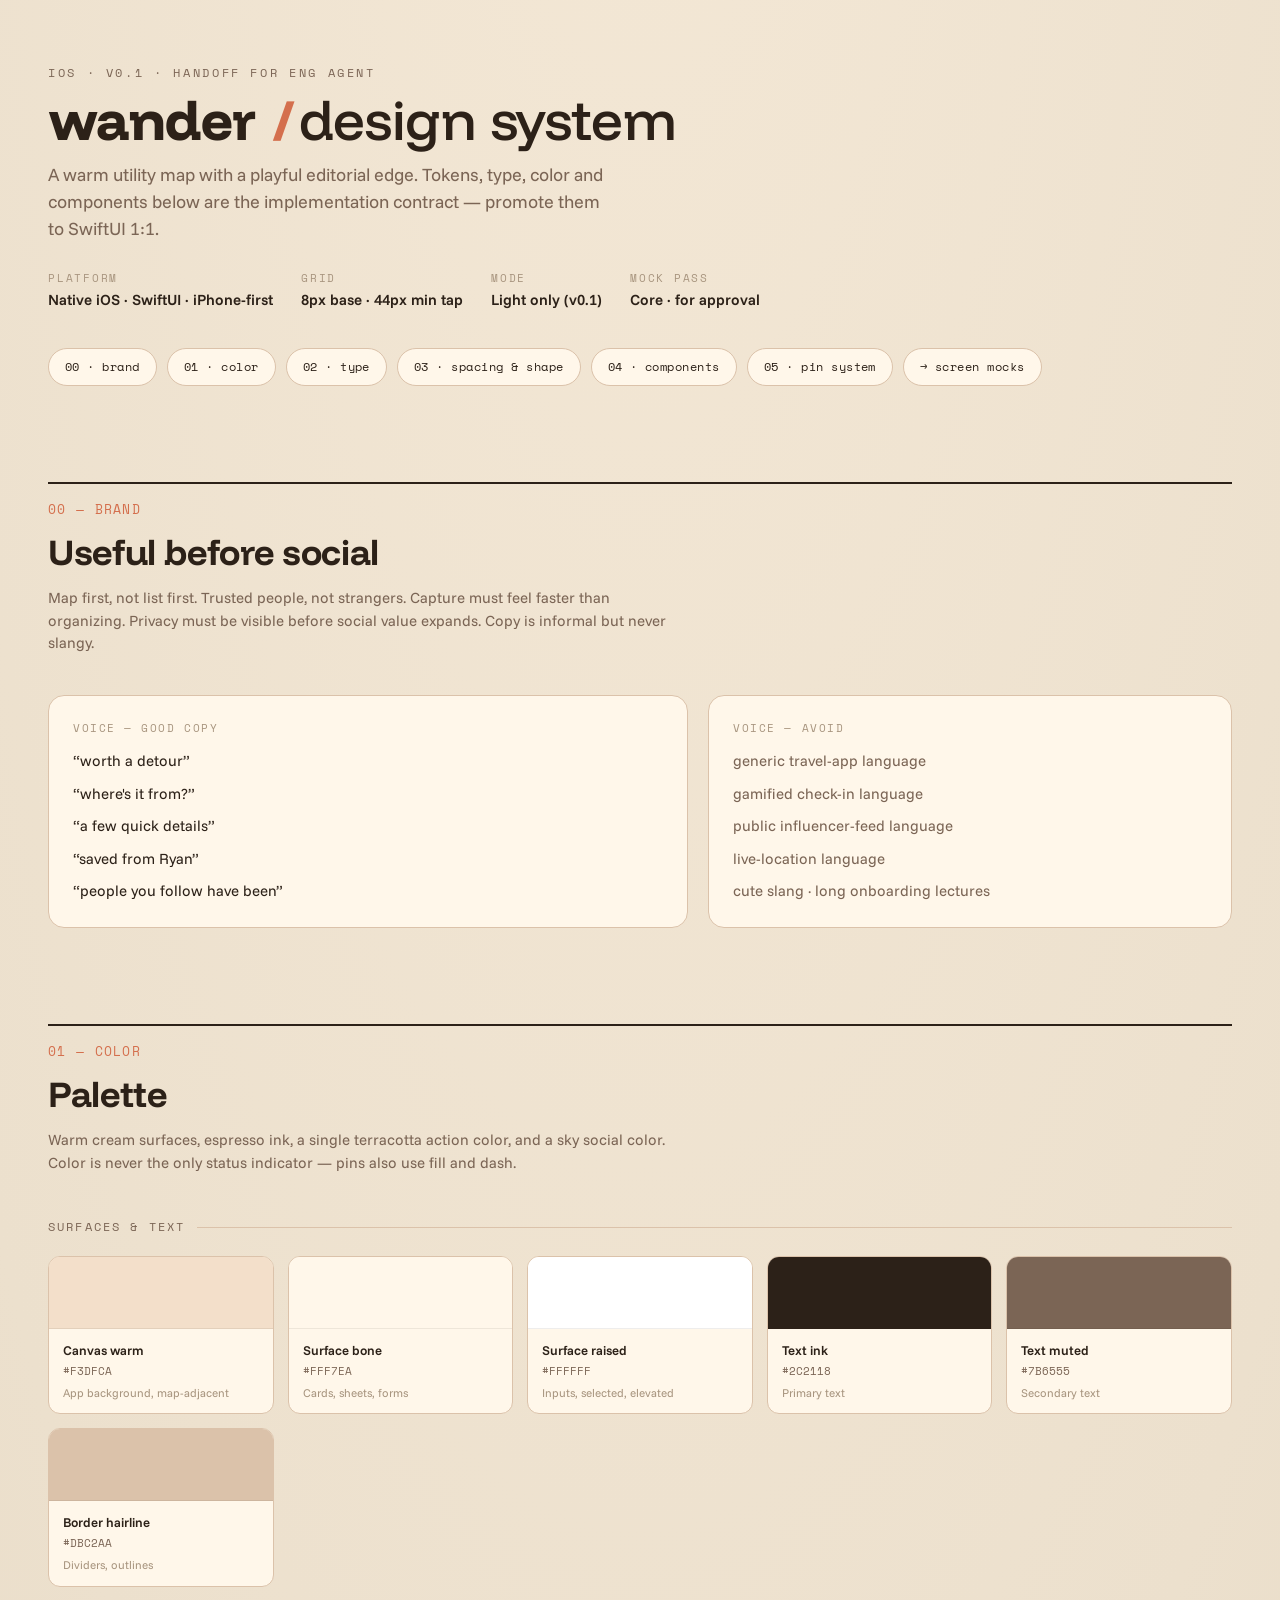
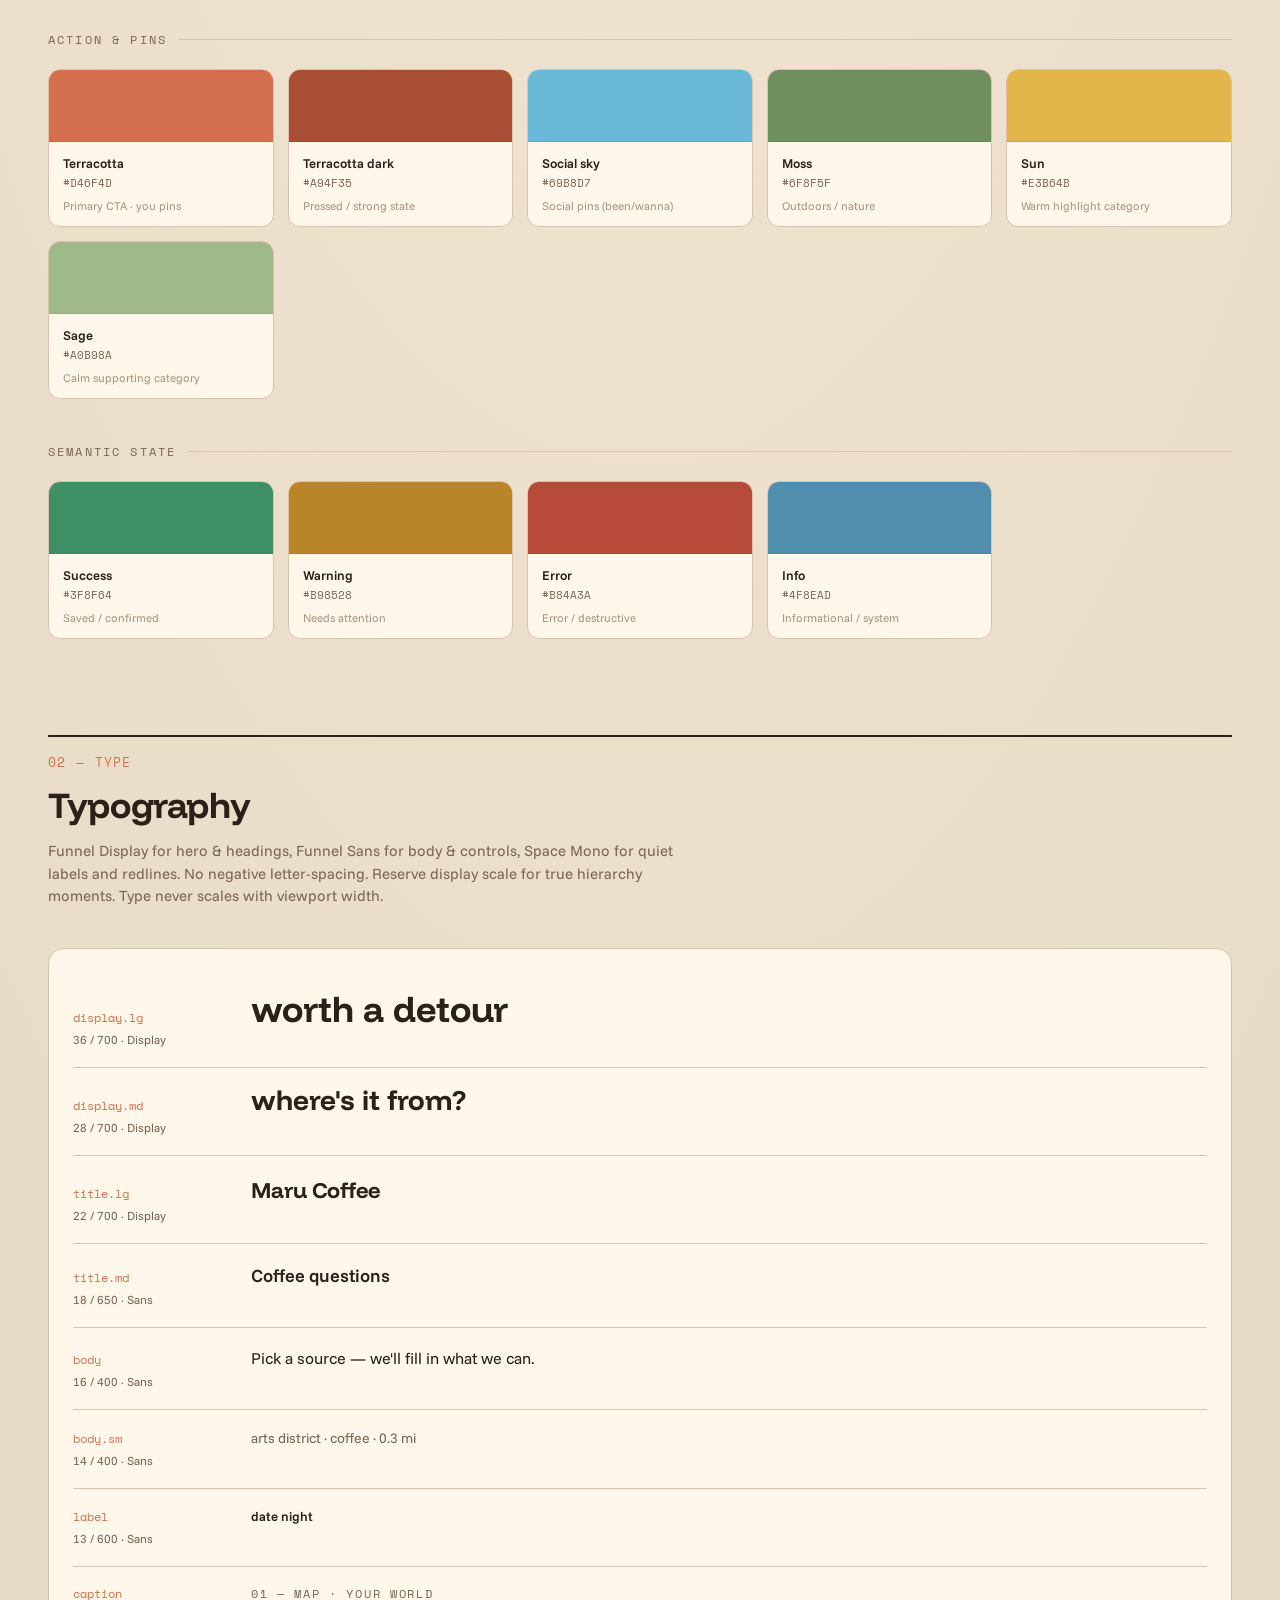
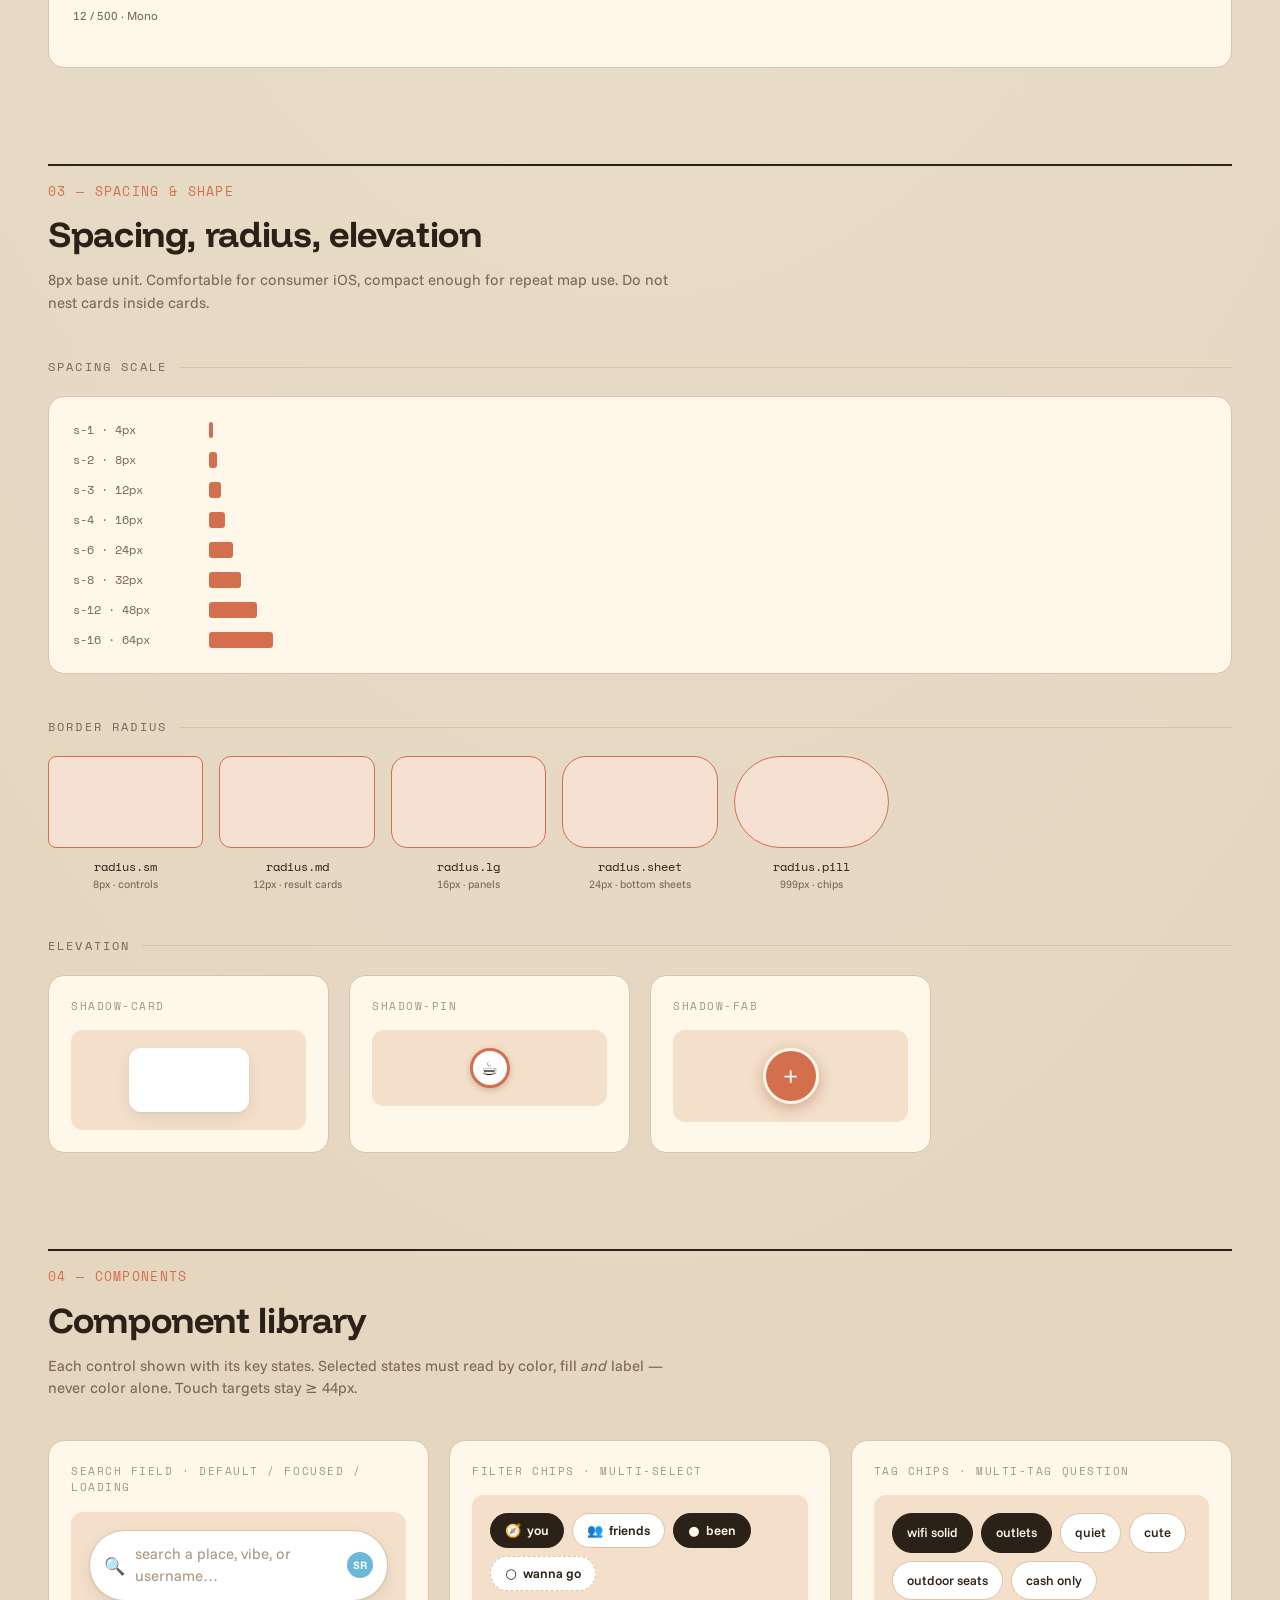
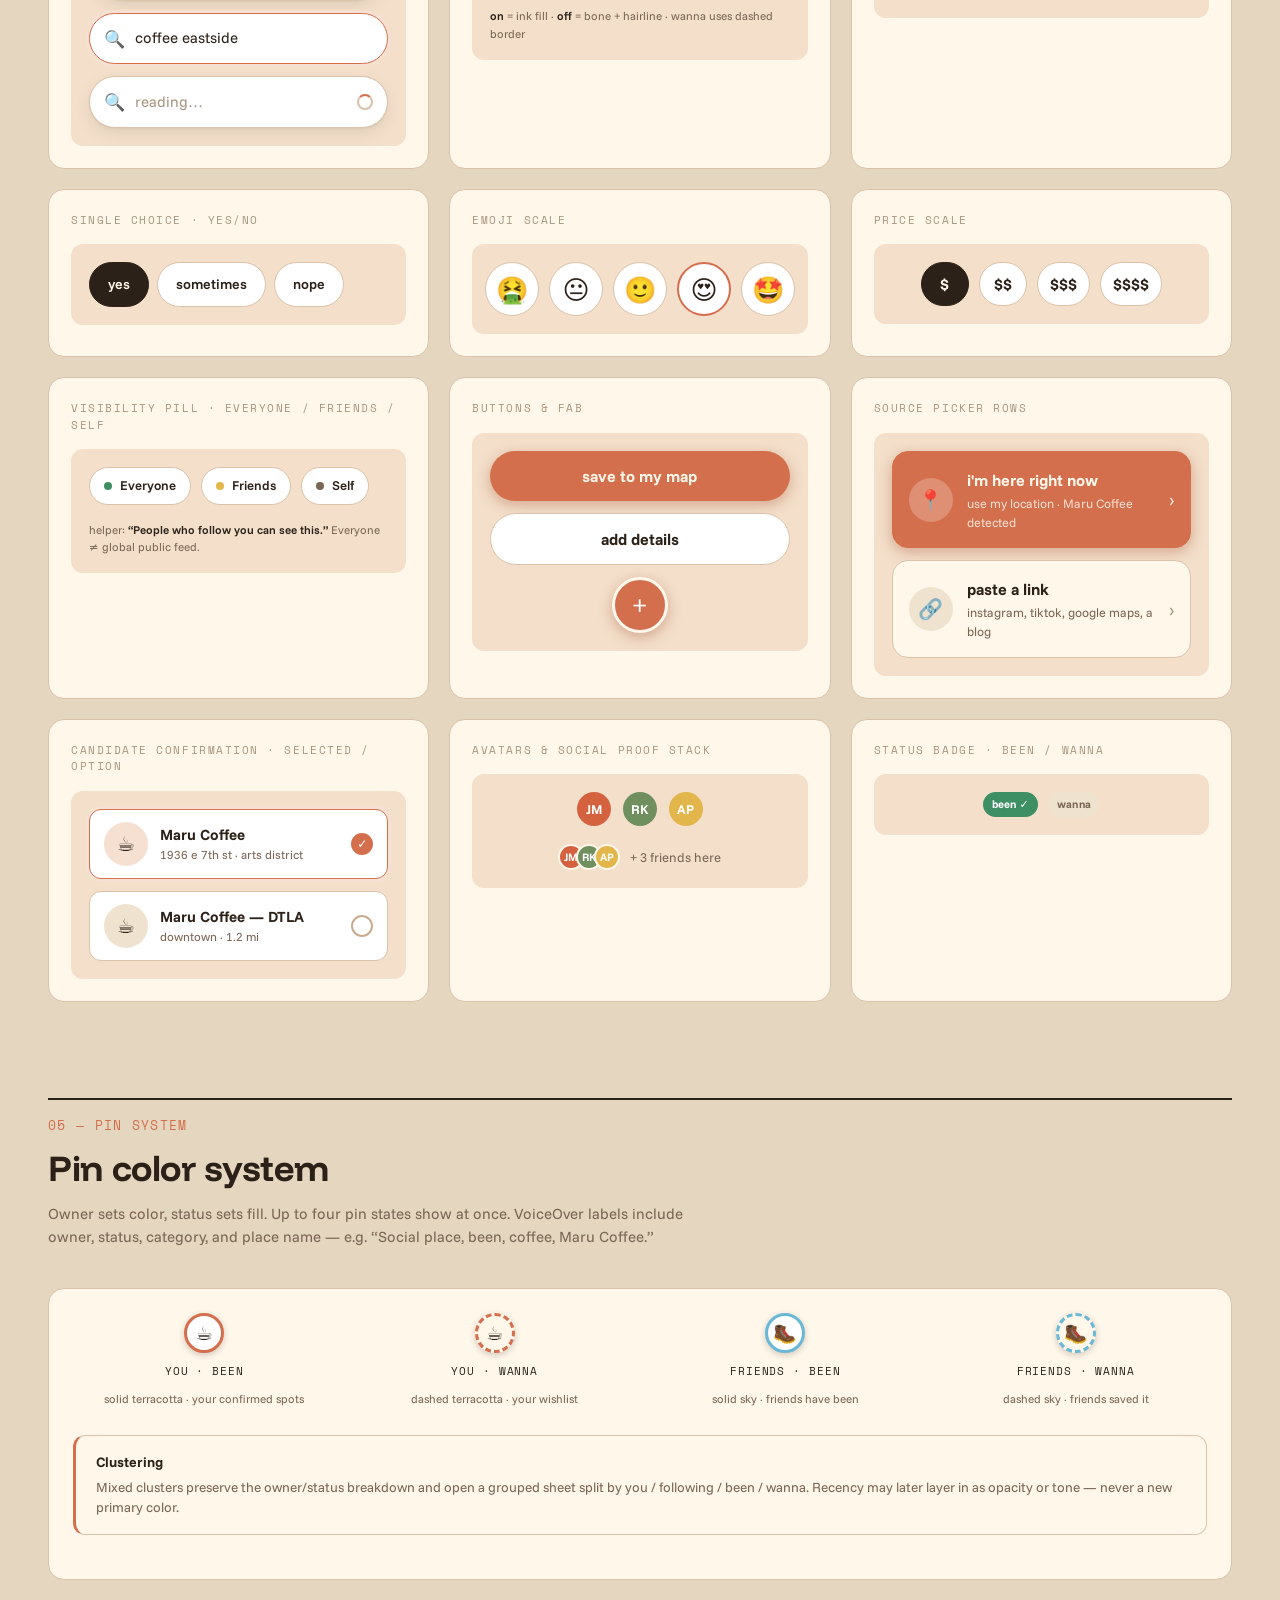
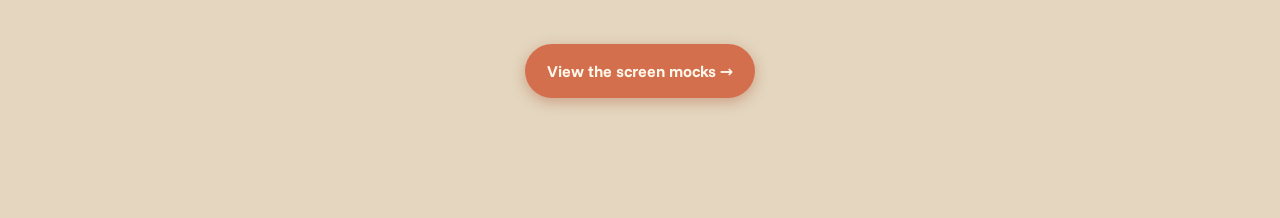
<file: preview/follow-profile-settings-mocks/index.html>
<!DOCTYPE html>
<html lang="en">
<head>
<meta charset="UTF-8">
<meta name="viewport" content="width=device-width, initial-scale=1.0">
<title>Wander · Design System</title>
<link rel="stylesheet" href="tokens.css">
<link rel="stylesheet" href="styles.css">
</head>
<body>
<div class="doc">

  <!-- ============ COVER ============ -->
  <header>
    <div class="kicker">iOS · v0.1 · handoff for eng agent</div>
    <h1 class="doc-h1">wander <span class="slash">/</span><span class="reg">design system</span></h1>
    <p class="doc-lede">A warm utility map with a playful editorial edge. Tokens, type, color and components below are the implementation contract — promote them to SwiftUI 1:1.</p>

    <div class="doc-meta">
      <div class="item"><div class="k">Platform</div><div class="v">Native iOS · SwiftUI · iPhone-first</div></div>
      <div class="item"><div class="k">Grid</div><div class="v">8px base · 44px min tap</div></div>
      <div class="item"><div class="k">Mode</div><div class="v">Light only (v0.1)</div></div>
      <div class="item"><div class="k">Mock pass</div><div class="v">Core · for approval</div></div>
    </div>

    <nav class="toc">
      <a href="#brand">00 · brand</a>
      <a href="#color">01 · color</a>
      <a href="#type">02 · type</a>
      <a href="#space">03 · spacing &amp; shape</a>
      <a href="#components">04 · components</a>
      <a href="#pins">05 · pin system</a>
      <a href="screens.html">→ screen mocks</a>
    </nav>
  </header>

  <!-- ============ 00 · BRAND ============ -->
  <section class="section" id="brand">
    <div class="section-head">
      <div class="num">00 — BRAND</div>
      <h2>Useful before social</h2>
      <p>Map first, not list first. Trusted people, not strangers. Capture must feel faster than organizing. Privacy must be visible before social value expands. Copy is informal but never slangy.</p>
    </div>
    <div class="spec-grid" style="grid-template-columns: 1.1fr .9fr;">
      <div class="spec-card">
        <div class="label">Voice — good copy</div>
        <div style="display:flex;flex-direction:column;gap:10px;font-size:15px;">
          <div>“worth a detour”</div>
          <div>“where's it from?”</div>
          <div>“a few quick details”</div>
          <div>“saved from Ryan”</div>
          <div>“people you follow have been”</div>
        </div>
      </div>
      <div class="spec-card">
        <div class="label">Voice — avoid</div>
        <div style="display:flex;flex-direction:column;gap:10px;font-size:15px;color:var(--text-muted);">
          <div>generic travel-app language</div>
          <div>gamified check-in language</div>
          <div>public influencer-feed language</div>
          <div>live-location language</div>
          <div>cute slang · long onboarding lectures</div>
        </div>
      </div>
    </div>
  </section>

  <!-- ============ 01 · COLOR ============ -->
  <section class="section" id="color">
    <div class="section-head">
      <div class="num">01 — COLOR</div>
      <h2>Palette</h2>
      <p>Warm cream surfaces, espresso ink, a single terracotta action color, and a sky social color. Color is never the only status indicator — pins also use fill and dash.</p>
    </div>

    <div class="sub-head">Surfaces &amp; text</div>
    <div class="swatch-grid">
      <div class="swatch"><div class="chip" style="background:var(--canvas-warm)"></div><div class="meta"><div class="nm">Canvas warm</div><div class="hex">#F3DFCA</div><div class="use">App background, map-adjacent</div></div></div>
      <div class="swatch"><div class="chip" style="background:var(--surface-bone)"></div><div class="meta"><div class="nm">Surface bone</div><div class="hex">#FFF7EA</div><div class="use">Cards, sheets, forms</div></div></div>
      <div class="swatch"><div class="chip" style="background:var(--surface-raised)"></div><div class="meta"><div class="nm">Surface raised</div><div class="hex">#FFFFFF</div><div class="use">Inputs, selected, elevated</div></div></div>
      <div class="swatch"><div class="chip" style="background:var(--text-ink)"></div><div class="meta"><div class="nm">Text ink</div><div class="hex">#2C2118</div><div class="use">Primary text</div></div></div>
      <div class="swatch"><div class="chip" style="background:var(--text-muted)"></div><div class="meta"><div class="nm">Text muted</div><div class="hex">#7B6555</div><div class="use">Secondary text</div></div></div>
      <div class="swatch"><div class="chip" style="background:var(--border-hairline)"></div><div class="meta"><div class="nm">Border hairline</div><div class="hex">#DBC2AA</div><div class="use">Dividers, outlines</div></div></div>
    </div>

    <div class="sub-head">Action &amp; pins</div>
    <div class="swatch-grid">
      <div class="swatch"><div class="chip" style="background:var(--terracotta)"></div><div class="meta"><div class="nm">Terracotta</div><div class="hex">#D46F4D</div><div class="use">Primary CTA · you pins</div></div></div>
      <div class="swatch"><div class="chip" style="background:var(--terracotta-dark)"></div><div class="meta"><div class="nm">Terracotta dark</div><div class="hex">#A94F35</div><div class="use">Pressed / strong state</div></div></div>
      <div class="swatch"><div class="chip" style="background:var(--pin-social)"></div><div class="meta"><div class="nm">Social sky</div><div class="hex">#69B8D7</div><div class="use">Social pins (been/wanna)</div></div></div>
      <div class="swatch"><div class="chip" style="background:var(--cat-moss)"></div><div class="meta"><div class="nm">Moss</div><div class="hex">#6F8F5F</div><div class="use">Outdoors / nature</div></div></div>
      <div class="swatch"><div class="chip" style="background:var(--cat-sun)"></div><div class="meta"><div class="nm">Sun</div><div class="hex">#E3B64B</div><div class="use">Warm highlight category</div></div></div>
      <div class="swatch"><div class="chip" style="background:var(--cat-sage)"></div><div class="meta"><div class="nm">Sage</div><div class="hex">#A0B98A</div><div class="use">Calm supporting category</div></div></div>
    </div>

    <div class="sub-head">Semantic state</div>
    <div class="swatch-grid">
      <div class="swatch"><div class="chip" style="background:var(--state-success)"></div><div class="meta"><div class="nm">Success</div><div class="hex">#3F8F64</div><div class="use">Saved / confirmed</div></div></div>
      <div class="swatch"><div class="chip" style="background:var(--state-warning)"></div><div class="meta"><div class="nm">Warning</div><div class="hex">#B98528</div><div class="use">Needs attention</div></div></div>
      <div class="swatch"><div class="chip" style="background:var(--state-error)"></div><div class="meta"><div class="nm">Error</div><div class="hex">#B84A3A</div><div class="use">Error / destructive</div></div></div>
      <div class="swatch"><div class="chip" style="background:var(--state-info)"></div><div class="meta"><div class="nm">Info</div><div class="hex">#4F8EAD</div><div class="use">Informational / system</div></div></div>
    </div>
  </section>

  <!-- ============ 02 · TYPE ============ -->
  <section class="section" id="type">
    <div class="section-head">
      <div class="num">02 — TYPE</div>
      <h2>Typography</h2>
      <p>Funnel Display for hero &amp; headings, Funnel Sans for body &amp; controls, Space Mono for quiet labels and redlines. No negative letter-spacing. Reserve display scale for true hierarchy moments. Type never scales with viewport width.</p>
    </div>
    <div class="spec-card">
      <div class="type-row"><div class="ty-meta"><div class="tok">display.lg</div><div class="det">36 / 700 · Display</div></div><div class="ty-sample" style="font-family:var(--font-display);font-weight:700;font-size:36px;line-height:1">worth a detour</div></div>
      <div class="type-row"><div class="ty-meta"><div class="tok">display.md</div><div class="det">28 / 700 · Display</div></div><div class="ty-sample" style="font-family:var(--font-display);font-weight:700;font-size:28px;line-height:1">where's it from?</div></div>
      <div class="type-row"><div class="ty-meta"><div class="tok">title.lg</div><div class="det">22 / 700 · Display</div></div><div class="ty-sample" style="font-family:var(--font-display);font-weight:700;font-size:22px">Maru Coffee</div></div>
      <div class="type-row"><div class="ty-meta"><div class="tok">title.md</div><div class="det">18 / 650 · Sans</div></div><div class="ty-sample" style="font-family:var(--font-body);font-weight:600;font-size:18px">Coffee questions</div></div>
      <div class="type-row"><div class="ty-meta"><div class="tok">body</div><div class="det">16 / 400 · Sans</div></div><div class="ty-sample" style="font-family:var(--font-body);font-size:16px">Pick a source — we'll fill in what we can.</div></div>
      <div class="type-row"><div class="ty-meta"><div class="tok">body.sm</div><div class="det">14 / 400 · Sans</div></div><div class="ty-sample" style="font-family:var(--font-body);font-size:14px;color:var(--text-muted)">arts district · coffee · 0.3 mi</div></div>
      <div class="type-row"><div class="ty-meta"><div class="tok">label</div><div class="det">13 / 600 · Sans</div></div><div class="ty-sample" style="font-family:var(--font-body);font-weight:600;font-size:13px">date night</div></div>
      <div class="type-row"><div class="ty-meta"><div class="tok">caption</div><div class="det">12 / 500 · Mono</div></div><div class="ty-sample" style="font-family:var(--font-mono);font-size:12px;letter-spacing:.14em;text-transform:uppercase;color:var(--text-muted)">01 — MAP · YOUR WORLD</div></div>
    </div>
  </section>

  <!-- ============ 03 · SPACING &amp; SHAPE ============ -->
  <section class="section" id="space">
    <div class="section-head">
      <div class="num">03 — SPACING &amp; SHAPE</div>
      <h2>Spacing, radius, elevation</h2>
      <p>8px base unit. Comfortable for consumer iOS, compact enough for repeat map use. Do not nest cards inside cards.</p>
    </div>

    <div class="sub-head">Spacing scale</div>
    <div class="spec-card space-scale">
      <div class="space-row"><span class="tag">s-1 · 4px</span><span class="bar" style="width:4px"></span></div>
      <div class="space-row"><span class="tag">s-2 · 8px</span><span class="bar" style="width:8px"></span></div>
      <div class="space-row"><span class="tag">s-3 · 12px</span><span class="bar" style="width:12px"></span></div>
      <div class="space-row"><span class="tag">s-4 · 16px</span><span class="bar" style="width:16px"></span></div>
      <div class="space-row"><span class="tag">s-6 · 24px</span><span class="bar" style="width:24px"></span></div>
      <div class="space-row"><span class="tag">s-8 · 32px</span><span class="bar" style="width:32px"></span></div>
      <div class="space-row"><span class="tag">s-12 · 48px</span><span class="bar" style="width:48px"></span></div>
      <div class="space-row"><span class="tag">s-16 · 64px</span><span class="bar" style="width:64px"></span></div>
    </div>

    <div class="sub-head">Border radius</div>
    <div class="radius-grid">
      <div class="radius-demo"><div class="box" style="border-radius:var(--r-sm)"></div><div class="nm">radius.sm</div><div class="px">8px · controls</div></div>
      <div class="radius-demo"><div class="box" style="border-radius:var(--r-md)"></div><div class="nm">radius.md</div><div class="px">12px · result cards</div></div>
      <div class="radius-demo"><div class="box" style="border-radius:var(--r-lg)"></div><div class="nm">radius.lg</div><div class="px">16px · panels</div></div>
      <div class="radius-demo"><div class="box" style="border-radius:var(--r-sheet)"></div><div class="nm">radius.sheet</div><div class="px">24px · bottom sheets</div></div>
      <div class="radius-demo"><div class="box" style="border-radius:var(--r-pill)"></div><div class="nm">radius.pill</div><div class="px">999px · chips</div></div>
    </div>

    <div class="sub-head">Elevation</div>
    <div class="gallery">
      <div class="demo-cell"><div class="label">shadow-card</div><div class="demo-stage center"><div style="width:120px;height:64px;background:var(--surface-raised);border-radius:var(--r-md);box-shadow:var(--shadow-card)"></div></div></div>
      <div class="demo-cell"><div class="label">shadow-pin</div><div class="demo-stage center"><div class="w-pin you">☕</div></div></div>
      <div class="demo-cell"><div class="label">shadow-fab</div><div class="demo-stage center"><div class="w-fab">+</div></div></div>
    </div>
  </section>

  <!-- ============ 04 · COMPONENTS ============ -->
  <section class="section" id="components">
    <div class="section-head">
      <div class="num">04 — COMPONENTS</div>
      <h2>Component library</h2>
      <p>Each control shown with its key states. Selected states must read by color, fill <em>and</em> label — never color alone. Touch targets stay ≥ 44px.</p>
    </div>

    <div class="gallery wide">
      <!-- search -->
      <div class="demo-cell"><div class="label">Search field · default / focused / loading</div>
        <div class="demo-stage">
          <div class="w-search"><span class="mag">🔍</span><span class="ph">search a place, vibe, or username…</span><div class="w-avatar sm" style="background:var(--avatar-sofia)">SR</div></div>
          <div class="w-search focused"><span class="mag">🔍</span><span class="ph" style="color:var(--text-ink)">coffee eastside</span></div>
          <div class="w-search"><span class="mag">🔍</span><span class="ph">reading…</span><div class="spin"></div></div>
        </div>
      </div>

      <!-- filter chips -->
      <div class="demo-cell"><div class="label">Filter chips · multi-select</div>
        <div class="demo-stage">
          <div class="chip-row">
            <span class="w-chip on"><span class="ic">🧭</span>you</span>
            <span class="w-chip"><span class="ic">👥</span>friends</span>
            <span class="w-chip on"><span class="ic">●</span>been</span>
            <span class="w-chip dashed"><span class="ic">○</span>wanna go</span>
          </div>
          <div class="state-note"><b>on</b> = ink fill · <b>off</b> = bone + hairline · wanna uses dashed border</div>
        </div>
      </div>

      <!-- tag cloud -->
      <div class="demo-cell"><div class="label">Tag chips · multi-tag question</div>
        <div class="demo-stage">
          <div class="tag-cloud">
            <span class="w-tag on">wifi solid</span><span class="w-tag on">outlets</span><span class="w-tag">quiet</span><span class="w-tag">cute</span><span class="w-tag">outdoor seats</span><span class="w-tag">cash only</span>
          </div>
        </div>
      </div>

      <!-- segmented -->
      <div class="demo-cell"><div class="label">Single choice · yes/no</div>
        <div class="demo-stage">
          <div class="w-seg"><span class="opt on">yes</span><span class="opt">sometimes</span><span class="opt">nope</span></div>
        </div>
      </div>

      <!-- emoji scale -->
      <div class="demo-cell"><div class="label">Emoji scale</div>
        <div class="demo-stage center">
          <div class="w-emoji-scale"><span class="e">🤮</span><span class="e">😐</span><span class="e">🙂</span><span class="e on">😍</span><span class="e">🤩</span></div>
        </div>
      </div>

      <!-- price -->
      <div class="demo-cell"><div class="label">Price scale</div>
        <div class="demo-stage center">
          <div class="w-price"><span class="p on">$</span><span class="p">$$</span><span class="p">$$$</span><span class="p">$$$$</span></div>
        </div>
      </div>

      <!-- visibility -->
      <div class="demo-cell"><div class="label">Visibility pill · Everyone / Friends / Self</div>
        <div class="demo-stage">
          <div style="display:flex;gap:10px;flex-wrap:wrap;">
            <span class="w-visibility"><span class="dot"></span>Everyone</span>
            <span class="w-visibility friends"><span class="dot"></span>Friends</span>
            <span class="w-visibility self"><span class="dot"></span>Self</span>
          </div>
          <div class="state-note">helper: <b>“People who follow you can see this.”</b> Everyone ≠ global public feed.</div>
        </div>
      </div>

      <!-- buttons -->
      <div class="demo-cell"><div class="label">Buttons &amp; FAB</div>
        <div class="demo-stage center">
          <button class="w-btn primary block">save to my map</button>
          <button class="w-btn ghost block">add details</button>
          <div class="w-fab">+</div>
        </div>
      </div>

      <!-- source rows -->
      <div class="demo-cell"><div class="label">Source picker rows</div>
        <div class="demo-stage">
          <div class="w-source primary"><span class="ic">📍</span><div class="txt"><div class="t">i'm here right now</div><div class="s">use my location · Maru Coffee detected</div></div><span class="chev">›</span></div>
          <div class="w-source"><span class="ic">🔗</span><div class="txt"><div class="t">paste a link</div><div class="s">instagram, tiktok, google maps, a blog</div></div><span class="chev">›</span></div>
        </div>
      </div>

      <!-- candidate -->
      <div class="demo-cell"><div class="label">Candidate confirmation · selected / option</div>
        <div class="demo-stage">
          <div class="w-candidate sel"><div class="thumb" style="background:var(--terracotta-tint)">☕</div><div class="info"><div class="nm">Maru Coffee</div><div class="ad">1936 e 7th st · arts district</div></div><div class="pick">✓</div></div>
          <div class="w-candidate"><div class="thumb" style="background:var(--surface-sand)">☕</div><div class="info"><div class="nm">Maru Coffee — DTLA</div><div class="ad">downtown · 1.2 mi</div></div><div class="pick"></div></div>
        </div>
      </div>

      <!-- avatars -->
      <div class="demo-cell"><div class="label">Avatars &amp; social proof stack</div>
        <div class="demo-stage center">
          <div style="display:flex;gap:12px;align-items:center;">
            <div class="w-avatar" style="background:var(--avatar-james)">JM</div>
            <div class="w-avatar" style="background:var(--avatar-ryan)">RK</div>
            <div class="w-avatar" style="background:var(--avatar-andrew)">AP</div>
          </div>
          <div style="display:flex;gap:10px;align-items:center;margin-top:6px;">
            <div class="avatar-stack"><div class="w-avatar sm" style="background:var(--avatar-james)">JM</div><div class="w-avatar sm" style="background:var(--avatar-ryan)">RK</div><div class="w-avatar sm" style="background:var(--avatar-andrew)">AP</div></div>
            <span style="font-size:13px;color:var(--text-muted)">+ 3 friends here</span>
          </div>
        </div>
      </div>

      <!-- status badges -->
      <div class="demo-cell"><div class="label">Status badge · been / wanna</div>
        <div class="demo-stage center">
          <div style="display:flex;gap:10px;">
            <span class="status-badge been">been ✓</span>
            <span class="status-badge">wanna</span>
          </div>
        </div>
      </div>
    </div>
  </section>

  <!-- ============ 05 · PINS ============ -->
  <section class="section" id="pins">
    <div class="section-head">
      <div class="num">05 — PIN SYSTEM</div>
      <h2>Pin color system</h2>
      <p>Owner sets color, status sets fill. Up to four pin states show at once. VoiceOver labels include owner, status, category, and place name — e.g. “Social place, been, coffee, Maru Coffee.”</p>
    </div>
    <div class="spec-card">
      <div style="display:grid;grid-template-columns:repeat(4,1fr);gap:28px;">
        <div class="pin-legend-cell"><div class="w-pin you">☕</div><div class="nm">you · been</div><div class="ds">solid terracotta · your confirmed spots</div></div>
        <div class="pin-legend-cell"><div class="w-pin you wanna">☕</div><div class="nm">you · wanna</div><div class="ds">dashed terracotta · your wishlist</div></div>
        <div class="pin-legend-cell"><div class="w-pin social">🥾</div><div class="nm">friends · been</div><div class="ds">solid sky · friends have been</div></div>
        <div class="pin-legend-cell"><div class="w-pin social wanna">🥾</div><div class="nm">friends · wanna</div><div class="ds">dashed sky · friends saved it</div></div>
      </div>
      <div class="callout" style="margin-top:28px;">
        <div class="ct">Clustering</div>
        <p>Mixed clusters preserve the owner/status breakdown and open a grouped sheet split by you / following / been / wanna. Recency may later layer in as opacity or tone — never a new primary color.</p>
      </div>
    </div>

    <div style="margin-top:64px;text-align:center;">
      <a href="screens.html" class="w-btn primary" style="text-decoration:none;display:inline-flex;">View the screen mocks →</a>
    </div>
  </section>

</div>
</body>
</html>
</file>
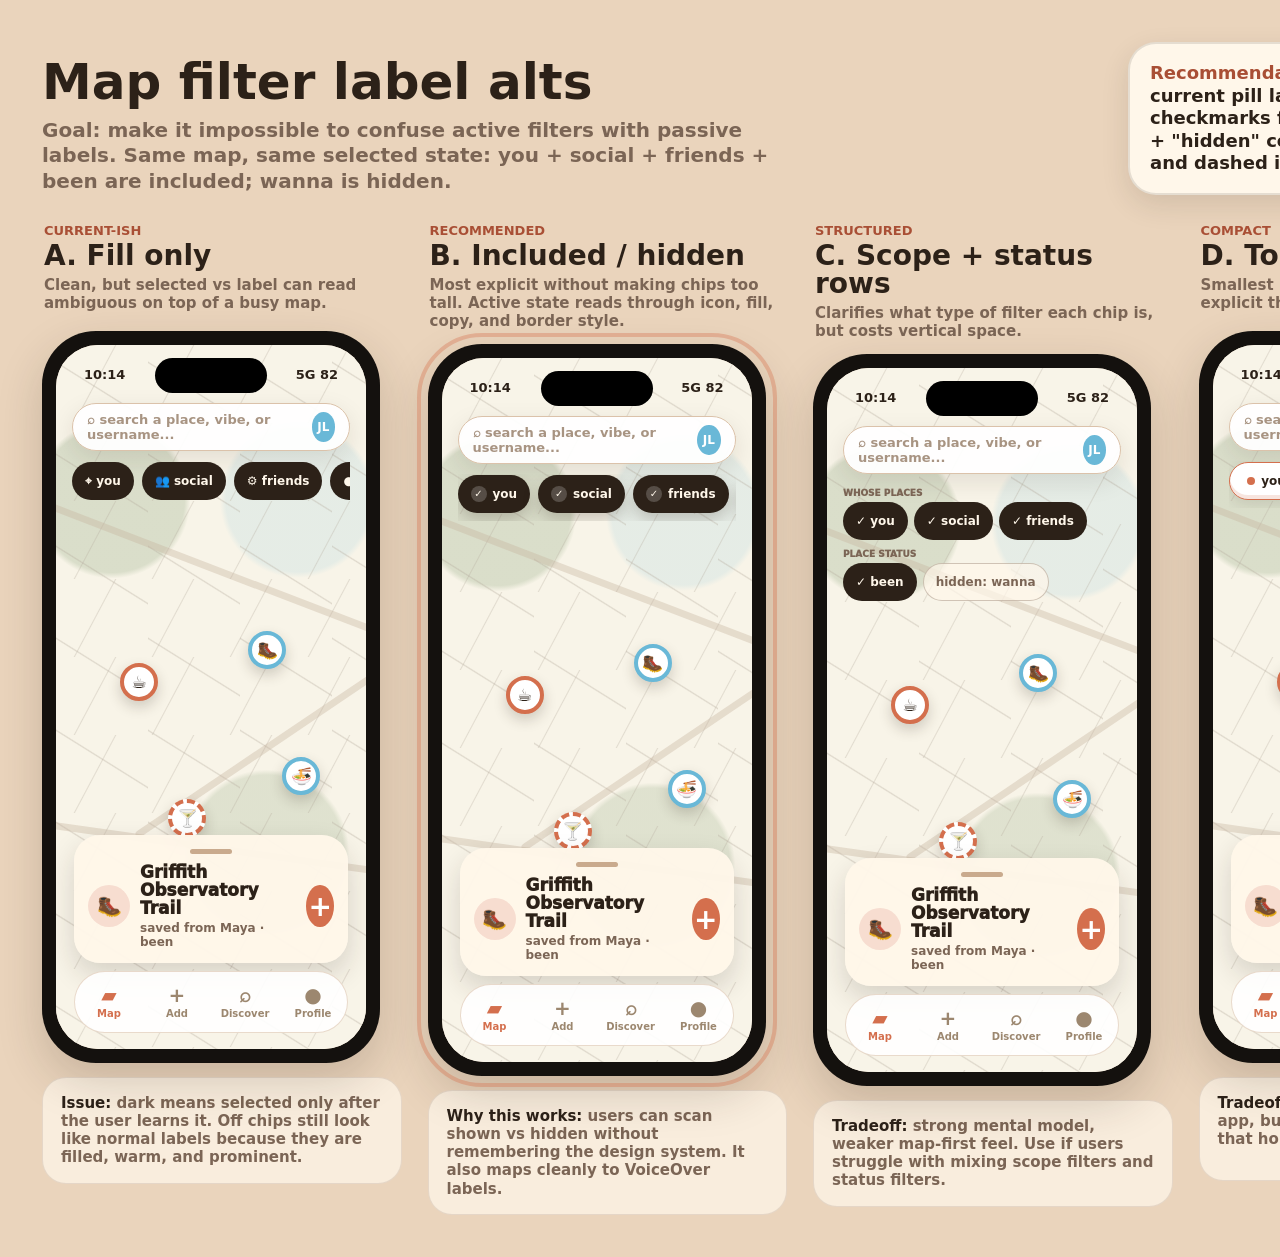
<file: preview/map-filter-label-alts/index.html>
<!doctype html>
<html lang="en">
<head>
  <meta charset="utf-8" />
  <meta name="viewport" content="width=device-width, initial-scale=1" />
  <title>Wander Map Filter Label Alts</title>
  <style>
    :root {
      --canvas-warm: #f3dfca;
      --surface-bone: #fff7ea;
      --surface-raised: #ffffff;
      --surface-sand: #efe3d0;
      --text-ink: #2c2118;
      --text-muted: #7b6555;
      --text-faint: #a89482;
      --border: #dbc2aa;
      --terracotta: #d46f4d;
      --terracotta-dark: #a94f35;
      --sky: #69b8d7;
      --sage: #6f8f5f;
      --mustard: #e3b64b;
      --off: rgba(255, 247, 234, .82);
      --shadow: 0 18px 46px rgba(44, 33, 24, .18);
      --font-display: "Funnel Display", "Avenir Next", ui-rounded, system-ui, sans-serif;
      --font-body: "Funnel Sans", "Avenir Next", ui-rounded, system-ui, sans-serif;
    }

    * { box-sizing: border-box; }
    body {
      margin: 0;
      background: #ead4bc;
      color: var(--text-ink);
      font-family: var(--font-body);
    }

    .page {
      width: 1600px;
      min-height: 1180px;
      padding: 42px;
    }

    header {
      display: flex;
      align-items: flex-end;
      justify-content: space-between;
      margin-bottom: 28px;
    }

    h1 {
      margin: 0;
      font-family: var(--font-display);
      font-size: 50px;
      line-height: .96;
      letter-spacing: 0;
    }

    .sub {
      margin-top: 12px;
      max-width: 760px;
      color: var(--text-muted);
      font-size: 20px;
      line-height: 1.28;
      font-weight: 650;
    }

    .verdict {
      width: 430px;
      padding: 18px 20px;
      border-radius: 28px;
      background: var(--surface-bone);
      border: 2px solid rgba(44, 33, 24, .12);
      box-shadow: 0 10px 28px rgba(44, 33, 24, .12);
      font-size: 18px;
      line-height: 1.25;
      font-weight: 700;
    }

    .verdict b { color: var(--terracotta-dark); }

    .grid {
      display: grid;
      grid-template-columns: repeat(4, 1fr);
      gap: 26px;
      align-items: start;
    }

    .alt {
      display: grid;
      gap: 14px;
    }

    .alt-title {
      min-height: 94px;
      padding: 0 2px;
    }

    .eyebrow {
      color: var(--terracotta-dark);
      font-size: 13px;
      font-weight: 850;
      text-transform: uppercase;
    }

    h2 {
      margin: 4px 0 6px;
      font-family: var(--font-display);
      font-size: 28px;
      letter-spacing: 0;
      line-height: 1;
    }

    .why {
      margin: 0;
      color: var(--text-muted);
      font-size: 15px;
      font-weight: 650;
      line-height: 1.2;
    }

    .phone {
      width: 338px;
      height: 732px;
      padding: 14px;
      border-radius: 54px;
      background: #14110e;
      box-shadow: var(--shadow);
      position: relative;
    }

    .screen {
      position: relative;
      overflow: hidden;
      width: 100%;
      height: 100%;
      border-radius: 42px;
      background: var(--canvas-warm);
    }

    .notch {
      position: absolute;
      z-index: 8;
      top: 13px;
      left: 50%;
      width: 112px;
      height: 35px;
      transform: translateX(-50%);
      border-radius: 999px;
      background: #000;
    }

    .status {
      position: absolute;
      z-index: 8;
      top: 22px;
      left: 28px;
      right: 28px;
      display: flex;
      justify-content: space-between;
      font-size: 13px;
      font-weight: 800;
    }

    .map {
      position: absolute;
      inset: 0;
      background:
        linear-gradient(32deg, transparent 49%, rgba(180, 170, 156, .38) 50%, transparent 51%) 0 0 / 92px 92px,
        linear-gradient(118deg, transparent 49%, rgba(180, 170, 156, .32) 50%, transparent 51%) 0 0 / 78px 78px,
        radial-gradient(circle at 18% 22%, rgba(111, 143, 95, .22) 0 12%, transparent 13%),
        radial-gradient(circle at 78% 22%, rgba(105, 184, 215, .13) 0 12%, transparent 13%),
        radial-gradient(circle at 68% 72%, rgba(111, 143, 95, .18) 0 14%, transparent 15%),
        #f8f4e8;
    }

    .road {
      position: absolute;
      height: 7px;
      width: 470px;
      border-radius: 999px;
      background: rgba(198, 178, 157, .38);
      transform: rotate(var(--rot));
      left: var(--x);
      top: var(--y);
    }

    .controls {
      position: relative;
      z-index: 4;
      padding: 58px 16px 0;
    }

    .search {
      height: 48px;
      display: flex;
      align-items: center;
      gap: 10px;
      padding: 0 14px;
      border-radius: 999px;
      background: rgba(255,255,255,.94);
      border: 1.5px solid var(--border);
      box-shadow: 0 8px 24px rgba(44, 33, 24, .10);
      color: var(--text-faint);
      font-size: 13px;
      font-weight: 700;
    }

    .avatar {
      margin-left: auto;
      width: 30px;
      height: 30px;
      border-radius: 50%;
      display: grid;
      place-items: center;
      background: var(--sky);
      color: white;
      font-weight: 850;
      font-size: 12px;
    }

    .chips {
      display: flex;
      gap: 8px;
      margin-top: 10px;
      overflow: hidden;
      padding: 1px 0 8px;
    }

    .chip {
      min-height: 38px;
      display: inline-flex;
      align-items: center;
      gap: 6px;
      padding: 8px 12px;
      border-radius: 999px;
      white-space: nowrap;
      font-size: 12px;
      font-weight: 850;
      border: 1.4px solid transparent;
    }

    .chip small {
      display: block;
      margin-top: 1px;
      font-size: 9px;
      line-height: 1;
      font-weight: 900;
      text-transform: uppercase;
      color: inherit;
      opacity: .78;
    }

    .chip.stack {
      align-items: flex-start;
      flex-direction: column;
      gap: 1px;
      padding: 7px 12px 6px;
    }

    .chip .dot {
      width: 8px;
      height: 8px;
      border-radius: 50%;
      background: currentColor;
      box-shadow: 0 0 0 4px rgba(255,255,255,.24);
    }

    .chip .slash {
      width: 16px;
      height: 16px;
      border-radius: 50%;
      border: 2px solid currentColor;
      position: relative;
    }

    .chip .slash:after {
      content: "";
      position: absolute;
      top: 6px;
      left: 1px;
      width: 12px;
      height: 2px;
      border-radius: 999px;
      background: currentColor;
      transform: rotate(-35deg);
    }

    .chip .check {
      width: 16px;
      height: 16px;
      border-radius: 50%;
      display: grid;
      place-items: center;
      background: rgba(255,255,255,.2);
      font-size: 10px;
    }

    .current .chip.on {
      background: var(--text-ink);
      color: var(--surface-bone);
    }

    .current .chip.off {
      background: var(--surface-sand);
      color: var(--text-ink);
      border-color: rgba(255,255,255,.55);
    }

    .explicit .chip.on {
      background: var(--text-ink);
      color: var(--surface-bone);
      box-shadow: 0 7px 16px rgba(44, 33, 24, .22);
    }

    .explicit .chip.off {
      background: rgba(255,247,234,.76);
      color: var(--text-muted);
      border: 1.7px dashed rgba(123,101,85,.62);
      opacity: .92;
    }

    .grouped .chips {
      flex-wrap: wrap;
      gap: 6px;
      overflow: visible;
    }

    .group-label {
      width: 100%;
      margin: 3px 0 -2px;
      color: var(--text-muted);
      font-size: 9px;
      font-weight: 950;
      text-transform: uppercase;
    }

    .grouped .chip.on {
      background: var(--text-ink);
      color: var(--surface-bone);
    }

    .grouped .chip.off {
      background: rgba(255,247,234,.70);
      color: var(--text-muted);
      border-color: rgba(123,101,85,.35);
    }

    .toggle .chip {
      min-width: 76px;
      justify-content: center;
      background: rgba(255,247,234,.86);
      border-color: rgba(123,101,85,.35);
      color: var(--text-muted);
      position: relative;
    }

    .toggle .chip.on {
      color: var(--text-ink);
      background: var(--surface-raised);
      border-color: var(--terracotta);
      box-shadow: inset 0 -4px 0 rgba(212,111,77,.18), 0 5px 14px rgba(44,33,24,.10);
    }

    .toggle .chip.on .dot { background: var(--terracotta); }
    .toggle .chip.off .dot { background: transparent; border: 2px solid currentColor; box-shadow: none; }

    .pin {
      position: absolute;
      z-index: 2;
      width: 38px;
      height: 38px;
      display: grid;
      place-items: center;
      border-radius: 50%;
      background: white;
      color: var(--text-ink);
      box-shadow: 0 6px 14px rgba(44,33,24,.20);
      border: 4px solid var(--terracotta);
      font-size: 17px;
    }

    .pin.social { border-color: var(--sky); }
    .pin.wanna { border-style: dashed; }
    .pin.one { left: 64px; top: 318px; }
    .pin.two { left: 192px; top: 286px; }
    .pin.three { left: 226px; top: 412px; }
    .pin.four { left: 112px; top: 454px; }

    .sheet {
      position: absolute;
      z-index: 5;
      left: 18px;
      right: 18px;
      bottom: 86px;
      padding: 14px;
      border-radius: 26px;
      background: rgba(255, 247, 234, .96);
      box-shadow: 0 12px 28px rgba(44,33,24,.16);
    }

    .grab {
      width: 42px;
      height: 5px;
      border-radius: 999px;
      background: #c9aa8d;
      margin: 0 auto 10px;
    }

    .place {
      display: flex;
      gap: 10px;
      align-items: center;
    }

    .thumb {
      width: 42px;
      height: 42px;
      flex: none;
      border-radius: 50%;
      display: grid;
      place-items: center;
      background: #f7ddd0;
      color: var(--terracotta);
      font-size: 20px;
    }

    .name {
      font-size: 17px;
      font-weight: 950;
      line-height: 1.05;
    }

    .meta {
      margin-top: 3px;
      color: var(--text-muted);
      font-size: 12px;
      font-weight: 700;
    }

    .save {
      margin-left: auto;
      width: 42px;
      height: 42px;
      border-radius: 50%;
      display: grid;
      place-items: center;
      background: var(--terracotta);
      color: white;
      font-size: 28px;
      font-weight: 900;
    }

    .nav {
      position: absolute;
      z-index: 6;
      left: 18px;
      right: 18px;
      bottom: 16px;
      height: 62px;
      border-radius: 999px;
      background: rgba(255, 255, 255, .90);
      border: 1px solid rgba(219,194,170,.6);
      display: grid;
      grid-template-columns: repeat(4, 1fr);
      align-items: center;
      text-align: center;
      color: #9c876f;
      font-size: 10px;
      font-weight: 850;
    }

    .nav b {
      display: block;
      font-size: 20px;
      line-height: 1;
      margin-bottom: 3px;
    }

    .nav .active { color: var(--terracotta); }

    .callout {
      min-height: 104px;
      padding: 16px 18px;
      border-radius: 24px;
      background: rgba(255, 247, 234, .72);
      border: 1.5px solid rgba(123, 101, 85, .16);
      color: var(--text-muted);
      font-size: 15px;
      line-height: 1.22;
      font-weight: 700;
    }

    .callout strong {
      color: var(--text-ink);
    }

    .recommend {
      outline: 4px solid rgba(212, 111, 77, .36);
      outline-offset: 7px;
    }
  </style>
</head>
<body>
  <main class="page">
    <header>
      <div>
        <h1>Map filter label alts</h1>
        <div class="sub">Goal: make it impossible to confuse active filters with passive labels. Same map, same selected state: you + social + friends + been are included; wanna is hidden.</div>
      </div>
      <div class="verdict"><b>Recommendation: Alt B.</b> It keeps the current pill language but adds checkmarks for shown layers, a slash + "hidden" copy for inactive layers, and dashed inactive treatment.</div>
    </header>

    <section class="grid">
      <article class="alt current">
        <div class="alt-title">
          <div class="eyebrow">Current-ish</div>
          <h2>A. Fill only</h2>
          <p class="why">Clean, but selected vs label can read ambiguous on top of a busy map.</p>
        </div>
        <div class="phone">
          <div class="screen">
            <div class="map"></div>
            <div class="road" style="--x:-120px;--y:204px;--rot:21deg"></div>
            <div class="road" style="--x:40px;--y:356px;--rot:-34deg"></div>
            <div class="road" style="--x:-60px;--y:502px;--rot:8deg"></div>
            <div class="notch"></div><div class="status"><span>10:14</span><span>5G 82</span></div>
            <div class="controls">
              <div class="search">⌕ search a place, vibe, or username... <span class="avatar">JL</span></div>
              <div class="chips">
                <span class="chip on">⌖ you</span>
                <span class="chip on">👥 social</span>
                <span class="chip on">⚙ friends</span>
                <span class="chip on">● been</span>
                <span class="chip off">○ wanna</span>
              </div>
            </div>
            <div class="pin one">☕</div><div class="pin social two">🥾</div><div class="pin social three">🍜</div><div class="pin wanna four">🍸</div>
            <div class="sheet"><div class="grab"></div><div class="place"><div class="thumb">🥾</div><div><div class="name">Griffith Observatory Trail</div><div class="meta">saved from Maya · been</div></div><div class="save">+</div></div></div>
            <div class="nav"><div class="active"><b>▰</b>Map</div><div><b>+</b>Add</div><div><b>⌕</b>Discover</div><div><b>●</b>Profile</div></div>
          </div>
        </div>
        <div class="callout"><strong>Issue:</strong> dark means selected only after the user learns it. Off chips still look like normal labels because they are filled, warm, and prominent.</div>
      </article>

      <article class="alt explicit">
        <div class="alt-title">
          <div class="eyebrow">Recommended</div>
          <h2>B. Included / hidden</h2>
          <p class="why">Most explicit without making chips too tall. Active state reads through icon, fill, copy, and border style.</p>
        </div>
        <div class="phone recommend">
          <div class="screen">
            <div class="map"></div>
            <div class="road" style="--x:-120px;--y:204px;--rot:21deg"></div>
            <div class="road" style="--x:40px;--y:356px;--rot:-34deg"></div>
            <div class="road" style="--x:-60px;--y:502px;--rot:8deg"></div>
            <div class="notch"></div><div class="status"><span>10:14</span><span>5G 82</span></div>
            <div class="controls">
              <div class="search">⌕ search a place, vibe, or username... <span class="avatar">JL</span></div>
              <div class="chips">
                <span class="chip on"><span class="check">✓</span> you</span>
                <span class="chip on"><span class="check">✓</span> social</span>
                <span class="chip on"><span class="check">✓</span> friends</span>
                <span class="chip on"><span class="check">✓</span> been</span>
                <span class="chip off"><span class="slash"></span> hidden: wanna</span>
              </div>
            </div>
            <div class="pin one">☕</div><div class="pin social two">🥾</div><div class="pin social three">🍜</div><div class="pin wanna four">🍸</div>
            <div class="sheet"><div class="grab"></div><div class="place"><div class="thumb">🥾</div><div><div class="name">Griffith Observatory Trail</div><div class="meta">saved from Maya · been</div></div><div class="save">+</div></div></div>
            <div class="nav"><div class="active"><b>▰</b>Map</div><div><b>+</b>Add</div><div><b>⌕</b>Discover</div><div><b>●</b>Profile</div></div>
          </div>
        </div>
        <div class="callout"><strong>Why this works:</strong> users can scan shown vs hidden without remembering the design system. It also maps cleanly to VoiceOver labels.</div>
      </article>

      <article class="alt grouped">
        <div class="alt-title">
          <div class="eyebrow">Structured</div>
          <h2>C. Scope + status rows</h2>
          <p class="why">Clarifies what type of filter each chip is, but costs vertical space.</p>
        </div>
        <div class="phone">
          <div class="screen">
            <div class="map"></div>
            <div class="road" style="--x:-120px;--y:204px;--rot:21deg"></div>
            <div class="road" style="--x:40px;--y:356px;--rot:-34deg"></div>
            <div class="road" style="--x:-60px;--y:502px;--rot:8deg"></div>
            <div class="notch"></div><div class="status"><span>10:14</span><span>5G 82</span></div>
            <div class="controls">
              <div class="search">⌕ search a place, vibe, or username... <span class="avatar">JL</span></div>
              <div class="chips">
                <div class="group-label">whose places</div>
                <span class="chip on">✓ you</span>
                <span class="chip on">✓ social</span>
                <span class="chip on">✓ friends</span>
                <div class="group-label">place status</div>
                <span class="chip on">✓ been</span>
                <span class="chip off">hidden: wanna</span>
              </div>
            </div>
            <div class="pin one">☕</div><div class="pin social two">🥾</div><div class="pin social three">🍜</div><div class="pin wanna four">🍸</div>
            <div class="sheet"><div class="grab"></div><div class="place"><div class="thumb">🥾</div><div><div class="name">Griffith Observatory Trail</div><div class="meta">saved from Maya · been</div></div><div class="save">+</div></div></div>
            <div class="nav"><div class="active"><b>▰</b>Map</div><div><b>+</b>Add</div><div><b>⌕</b>Discover</div><div><b>●</b>Profile</div></div>
          </div>
        </div>
        <div class="callout"><strong>Tradeoff:</strong> strong mental model, weaker map-first feel. Use if users struggle with mixing scope filters and status filters.</div>
      </article>

      <article class="alt toggle">
        <div class="alt-title">
          <div class="eyebrow">Compact</div>
          <h2>D. Toggle dots</h2>
          <p class="why">Smallest row. State is visible, but less explicit than B.</p>
        </div>
        <div class="phone">
          <div class="screen">
            <div class="map"></div>
            <div class="road" style="--x:-120px;--y:204px;--rot:21deg"></div>
            <div class="road" style="--x:40px;--y:356px;--rot:-34deg"></div>
            <div class="road" style="--x:-60px;--y:502px;--rot:8deg"></div>
            <div class="notch"></div><div class="status"><span>10:14</span><span>5G 82</span></div>
            <div class="controls">
              <div class="search">⌕ search a place, vibe, or username... <span class="avatar">JL</span></div>
              <div class="chips">
                <span class="chip on"><span class="dot"></span>you</span>
                <span class="chip on"><span class="dot"></span>social</span>
                <span class="chip on"><span class="dot"></span>friends</span>
                <span class="chip on"><span class="dot"></span>been</span>
                <span class="chip off"><span class="dot"></span>wanna</span>
              </div>
            </div>
            <div class="pin one">☕</div><div class="pin social two">🥾</div><div class="pin social three">🍜</div><div class="pin wanna four">🍸</div>
            <div class="sheet"><div class="grab"></div><div class="place"><div class="thumb">🥾</div><div><div class="name">Griffith Observatory Trail</div><div class="meta">saved from Maya · been</div></div><div class="save">+</div></div></div>
            <div class="nav"><div class="active"><b>▰</b>Map</div><div><b>+</b>Add</div><div><b>⌕</b>Discover</div><div><b>●</b>Profile</div></div>
          </div>
        </div>
        <div class="callout"><strong>Tradeoff:</strong> good density for the real app, but users may still need to infer that hollow dot means hidden.</div>
      </article>
    </section>
  </main>
</body>
</html>
</file>
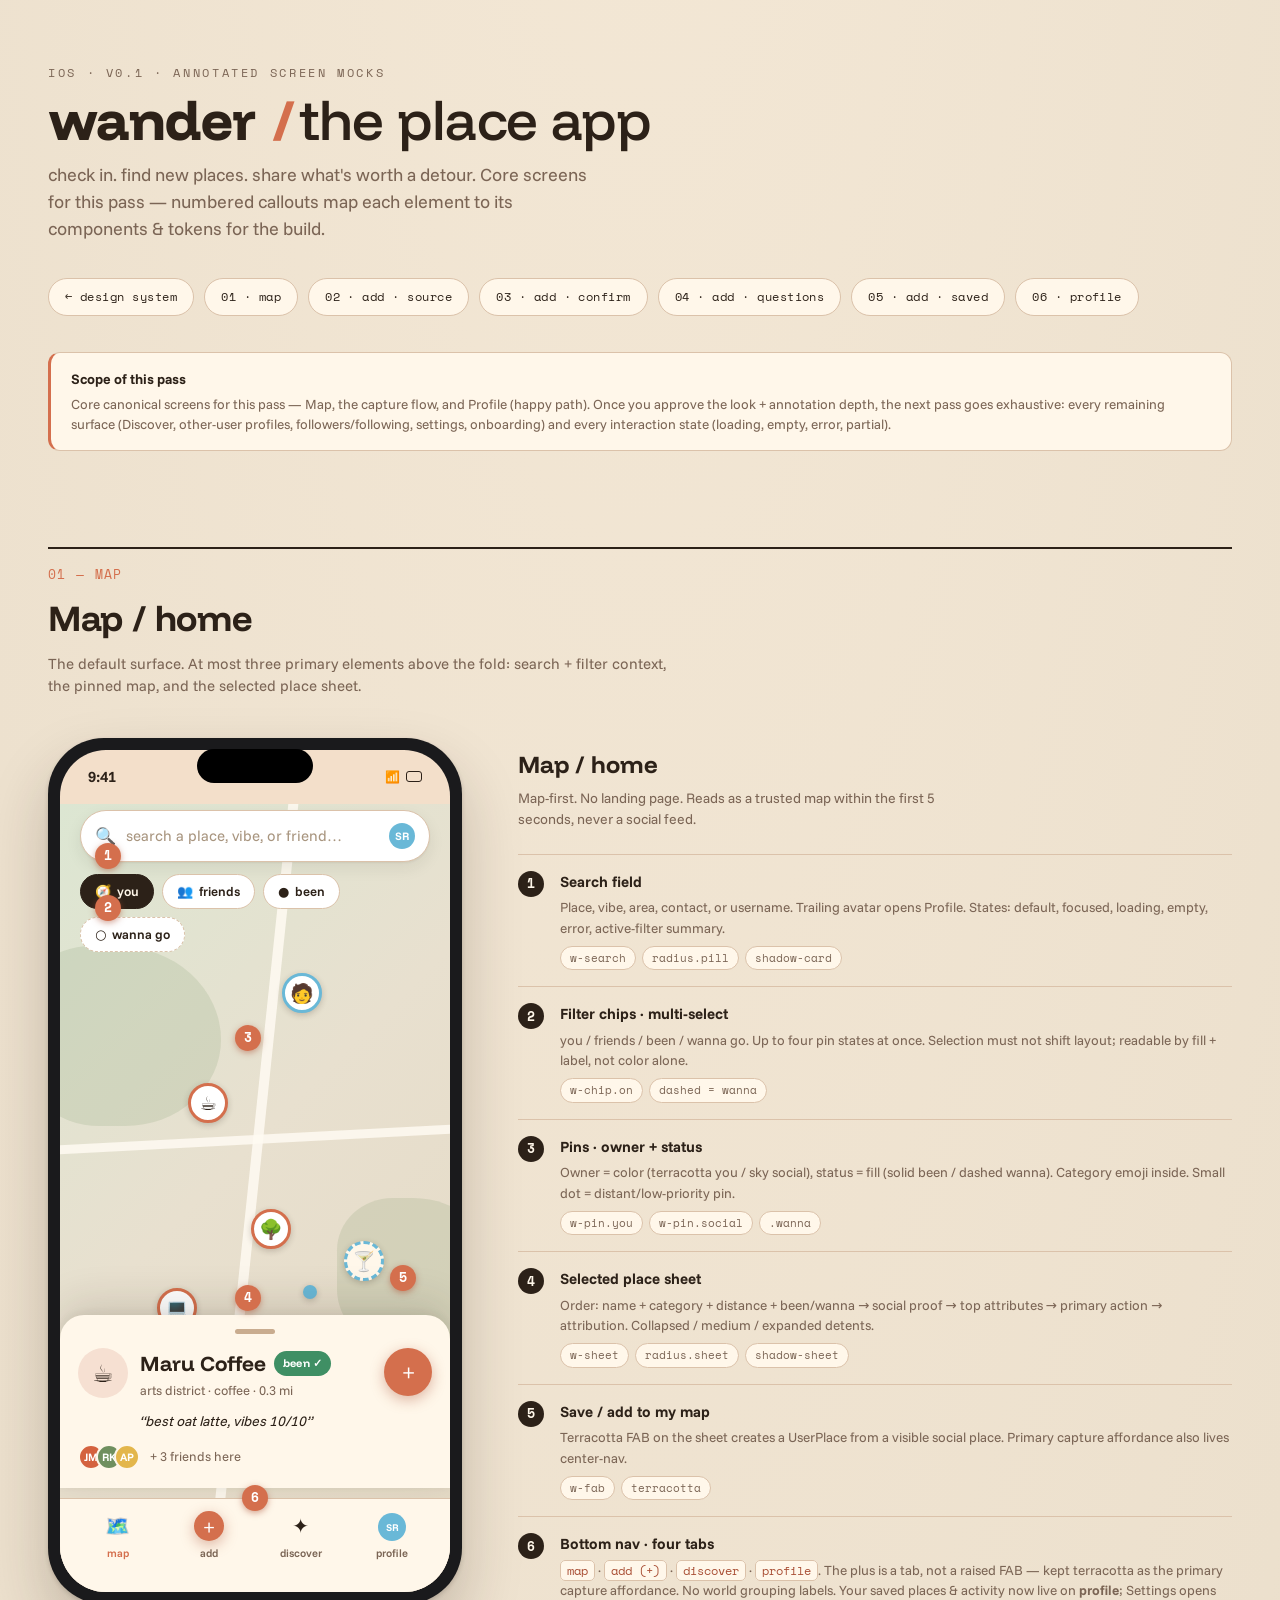
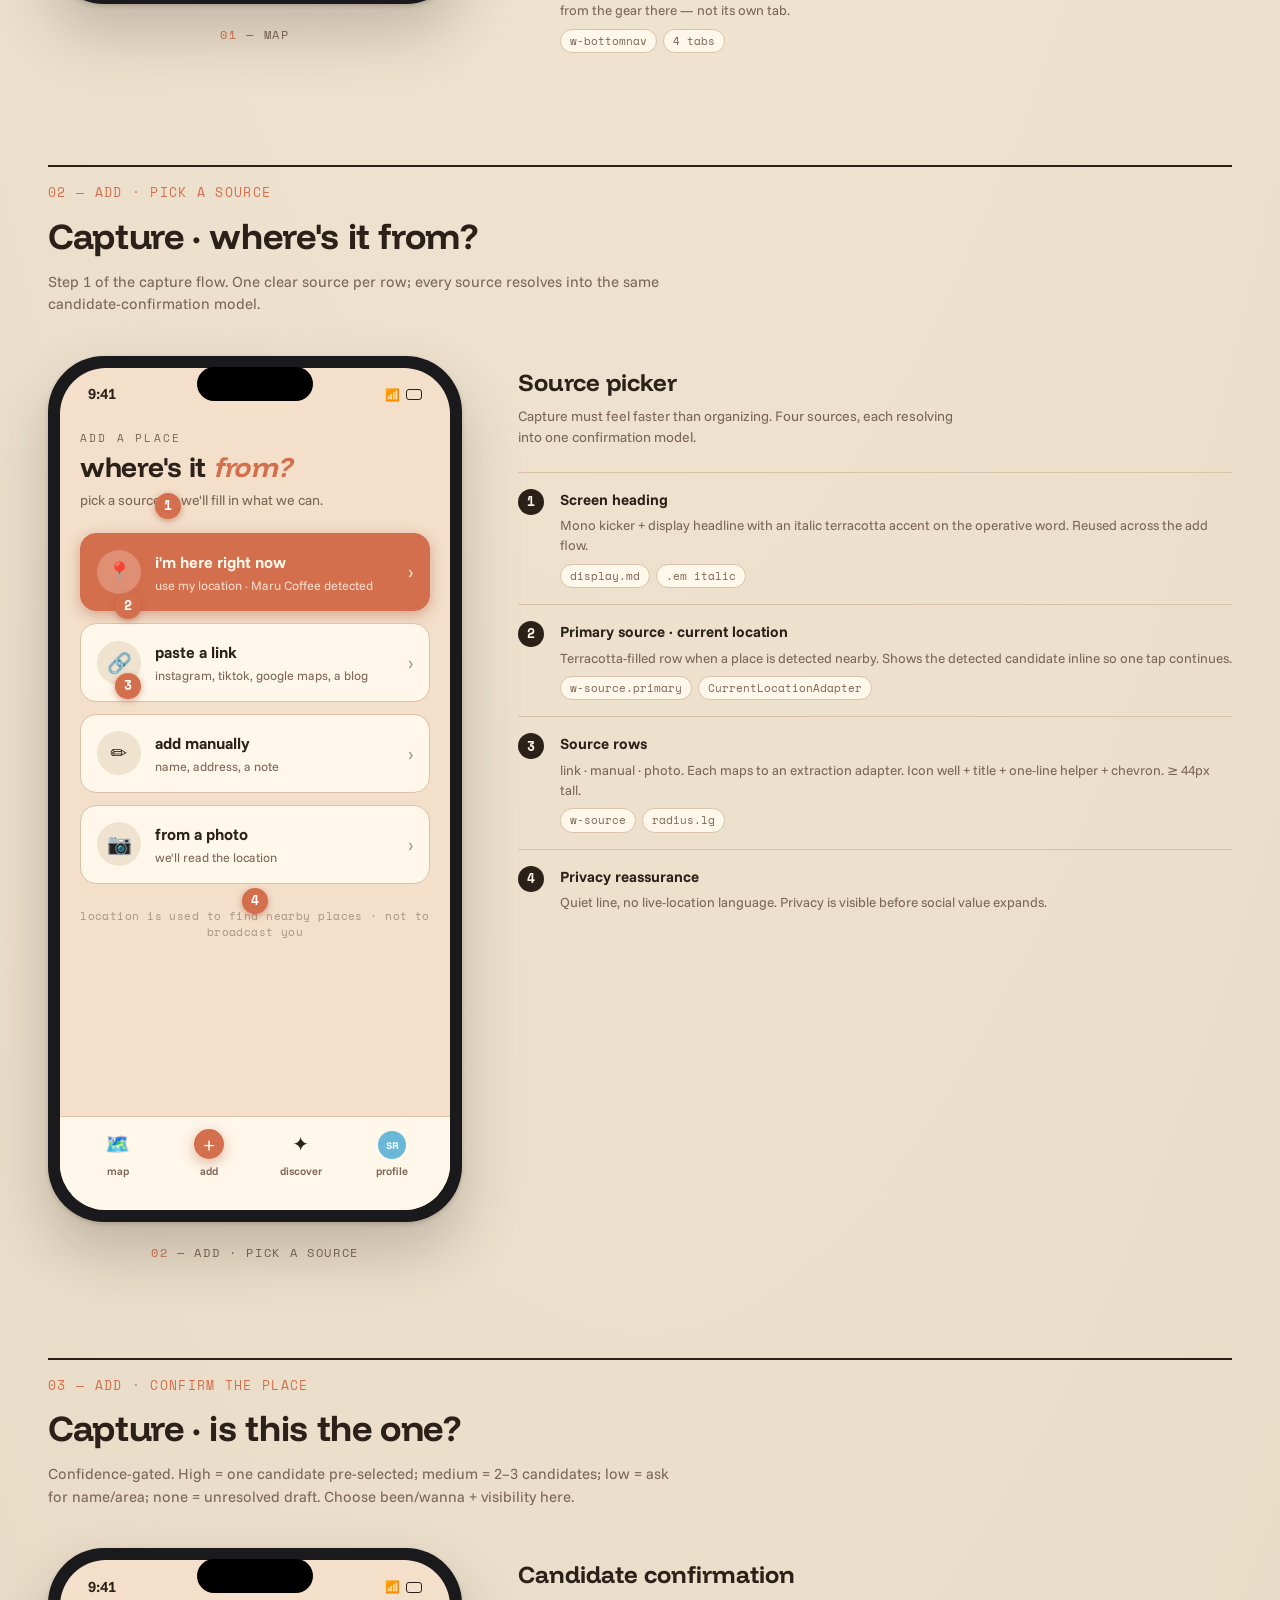
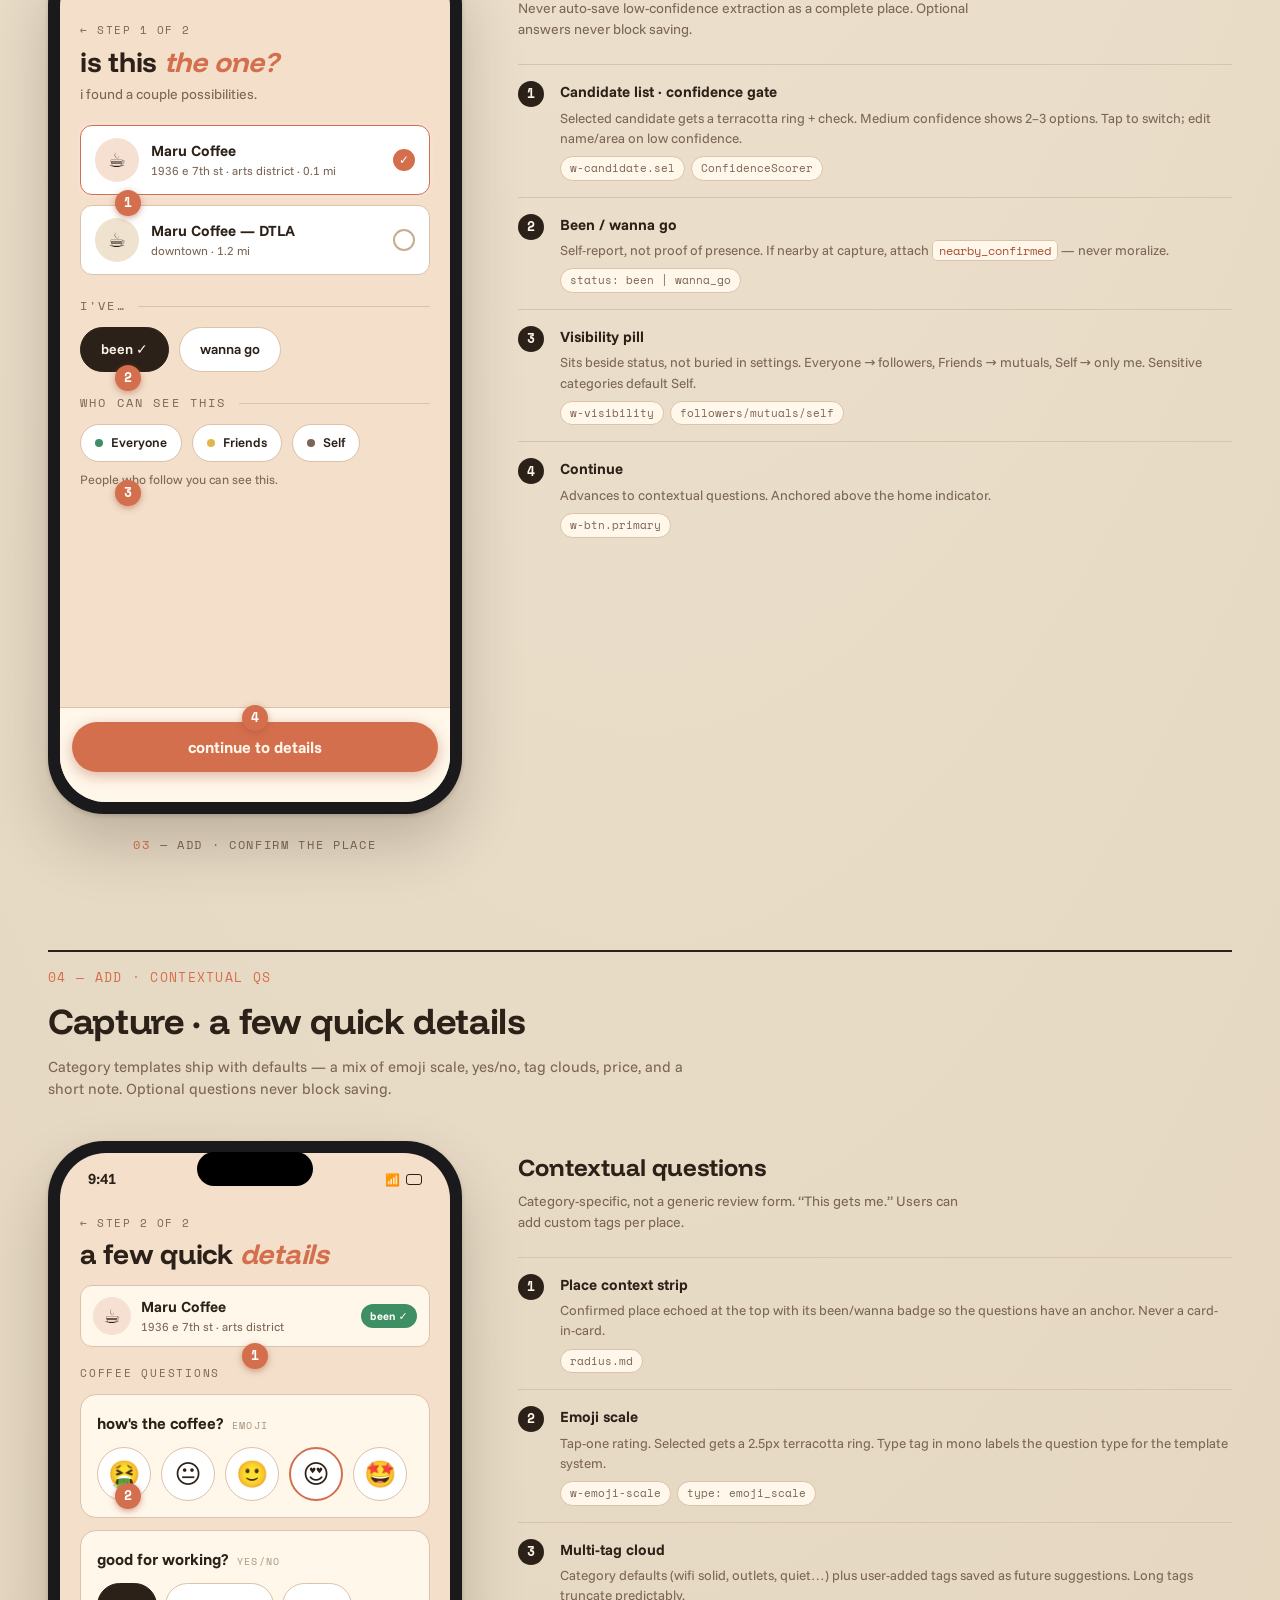
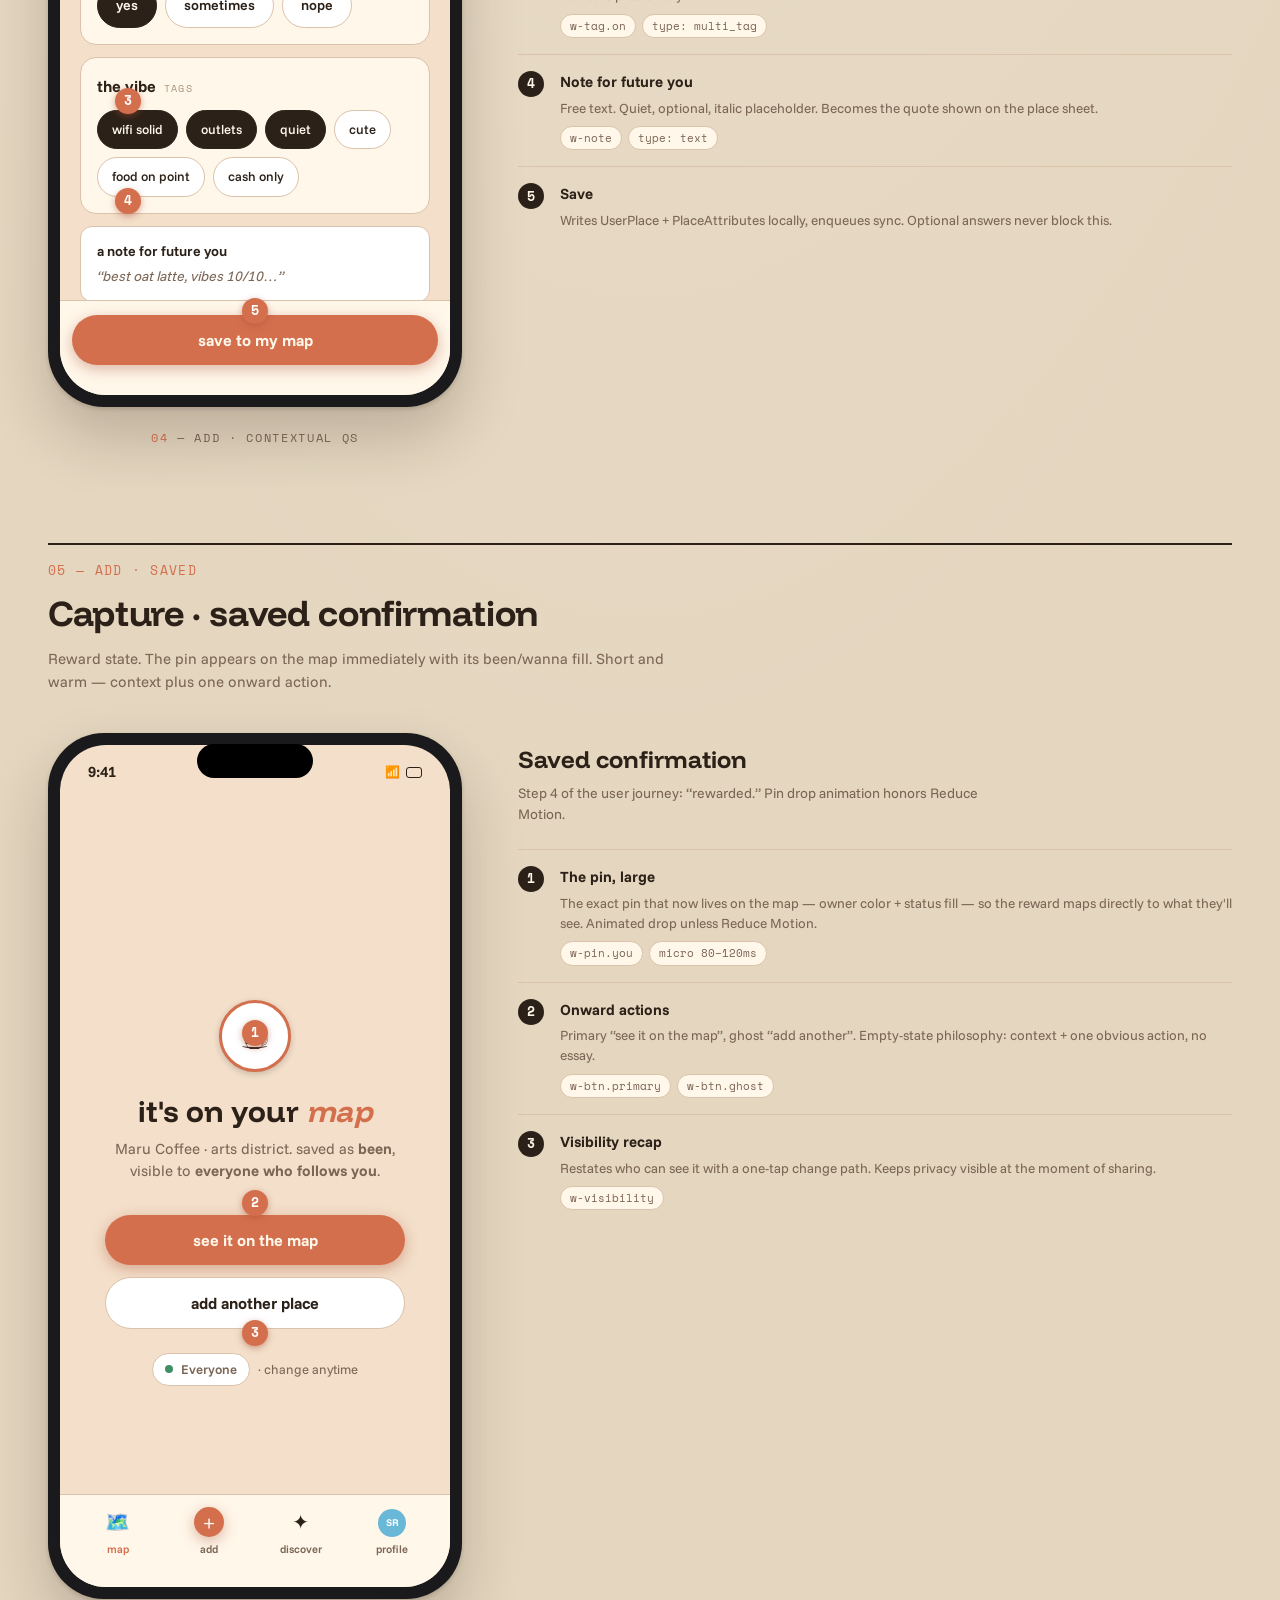
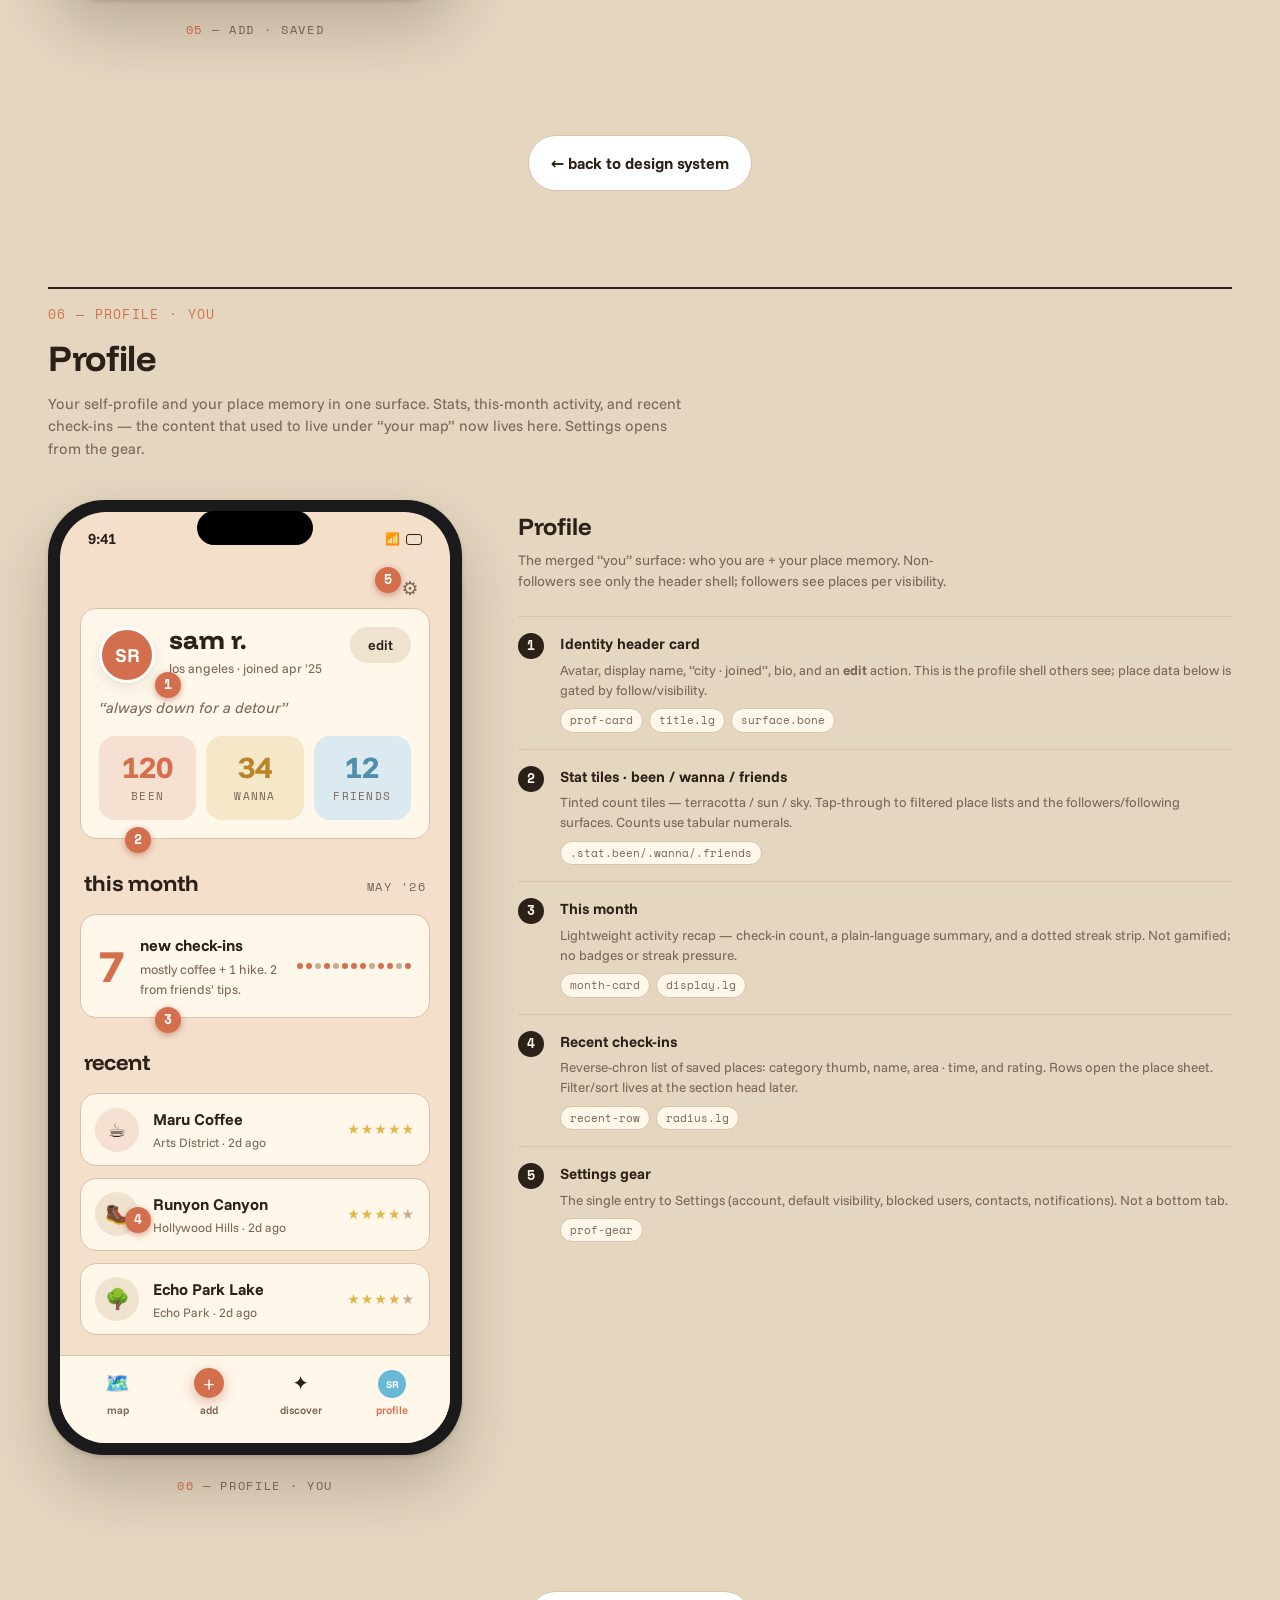
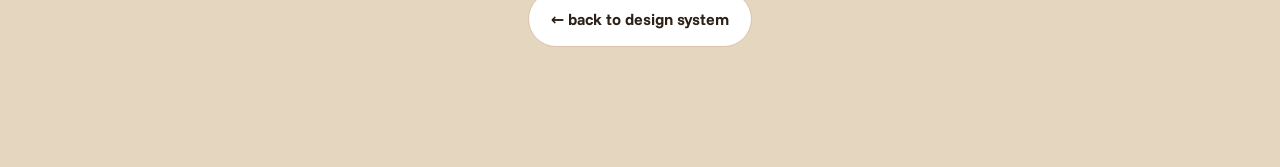
<file: preview/follow-profile-settings-mocks/screens.html>
<!DOCTYPE html>
<html lang="en">
<head>
<meta charset="UTF-8">
<meta name="viewport" content="width=device-width, initial-scale=1.0">
<title>Wander · Screen Mocks</title>
<link rel="stylesheet" href="tokens.css">
<link rel="stylesheet" href="styles.css">
</head>
<body>
<div class="doc">

  <!-- ============ COVER ============ -->
  <header>
    <div class="kicker">iOS · v0.1 · annotated screen mocks</div>
    <h1 class="doc-h1">wander <span class="slash">/</span><span class="reg">the place app</span></h1>
    <p class="doc-lede">check in. find new places. share what's worth a detour. Core screens for this pass — numbered callouts map each element to its components &amp; tokens for the build.</p>
    <nav class="toc">
      <a href="index.html">← design system</a>
      <a href="#map">01 · map</a>
      <a href="#source">02 · add · source</a>
      <a href="#confirm">03 · add · confirm</a>
      <a href="#questions">04 · add · questions</a>
      <a href="#saved">05 · add · saved</a>
      <a href="#profile">06 · profile</a>
    </nav>
    <div class="callout" style="margin-top:36px;">
      <div class="ct">Scope of this pass</div>
      <p>Core canonical screens for this pass — Map, the capture flow, and Profile (happy path). Once you approve the look + annotation depth, the next pass goes exhaustive: every remaining surface (Discover, other-user profiles, followers/following, settings, onboarding) and every interaction state (loading, empty, error, partial).</p>
    </div>
  </header>

  <!-- ============ 01 · MAP ============ -->
  <section class="section" id="map">
    <div class="section-head">
      <div class="num">01 — MAP</div>
      <h2>Map / home</h2>
      <p>The default surface. At most three primary elements above the fold: search + filter context, the pinned map, and the selected place sheet.</p>
    </div>

    <div class="screen-block">
      <div class="frame-wrap">
        <div class="device">
          <div class="bezel">
            <div class="dynamic-island"></div>
            <div class="screen">
              <div class="status-bar"><span class="time">9:41</span><span class="right"><span style="font-size:12px">📶</span><span class="b"></span></span></div>
              <div class="screen-body">
                <!-- map -->
                <div class="map-canvas">
                  <div class="green" style="width:200px;height:180px;top:18%;left:-10%"></div>
                  <div class="green" style="width:160px;height:150px;top:50%;right:-12%"></div>
                  <div class="road v" style="left:48%"></div>
                  <div class="road h" style="top:42%"></div>
                  <!-- pins -->
                  <div class="map-pin-abs" style="left:62%;top:24%"><div class="w-pin social">🧑</div></div>
                  <div class="map-pin-abs" style="left:38%;top:38%"><div class="w-pin you">☕</div></div>
                  <div class="map-pin-abs" style="left:54%;top:54%"><div class="w-pin you">🌳</div></div>
                  <div class="map-pin-abs" style="left:78%;top:58%"><div class="w-pin social wanna">🍸</div></div>
                  <div class="map-pin-abs" style="left:30%;top:64%"><div class="w-pin you">💻</div></div>
                  <div class="map-pin-abs" style="left:64%;top:62%"><div class="w-pin dot social"></div></div>
                </div>
                <!-- top controls -->
                <div class="screen-pad" style="position:relative;z-index:3;padding-top:6px;">
                  <div class="w-search"><span class="mag">🔍</span><span class="ph">search a place, vibe, or friend…</span><div class="w-avatar sm" style="background:var(--avatar-sofia)">SR</div></div>
                  <div class="chip-row" style="margin-top:12px;">
                    <span class="w-chip on"><span class="ic">🧭</span>you</span>
                    <span class="w-chip"><span class="ic">👥</span>friends</span>
                    <span class="w-chip"><span class="ic">●</span>been</span>
                    <span class="w-chip dashed"><span class="ic">○</span>wanna go</span>
                  </div>
                </div>
                <!-- place sheet -->
                <div class="w-sheet" style="position:absolute;left:0;right:0;bottom:104px;z-index:4;">
                  <div class="grab"></div>
                  <div class="top">
                    <div class="pic" style="background:var(--terracotta-tint)">☕</div>
                    <div style="flex:1">
                      <div class="nm">Maru Coffee <span class="status-badge been">been ✓</span></div>
                      <div class="meta">arts district · coffee · 0.3 mi</div>
                      <div class="quote">“best oat latte, vibes 10/10”</div>
                    </div>
                    <div class="w-fab" style="border:none;width:48px;height:48px;font-size:24px;">+</div>
                  </div>
                  <div class="social-proof">
                    <div class="avatar-stack"><div class="w-avatar sm" style="background:var(--avatar-james)">JM</div><div class="w-avatar sm" style="background:var(--avatar-ryan)">RK</div><div class="w-avatar sm" style="background:var(--avatar-andrew)">AP</div></div>
                    <span class="lbl">+ 3 friends here</span>
                  </div>
                </div>
              </div>
              <!-- bottom nav -->
              <div class="w-bottomnav">
                <div class="items">
                  <div class="nav-item active"><span class="ic">🗺️</span><span class="lb">map</span></div>
                  <div class="nav-item"><span class="nav-add">+</span><span class="lb">add</span></div>
                  <div class="nav-item"><span class="ic">✦</span><span class="lb">discover</span></div>
                  <div class="nav-item"><span class="w-avatar navav" style="background:var(--avatar-sofia)">SR</span><span class="lb">profile</span></div>
                </div>
              </div>
            </div>
          </div>
        </div>
        <!-- markers -->
        <span class="amark" style="left:60px;top:118px">1</span>
        <span class="amark" style="left:60px;top:170px">2</span>
        <span class="amark" style="left:200px;top:300px">3</span>
        <span class="amark" style="left:200px;top:560px">4</span>
        <span class="amark" style="left:355px;top:540px">5</span>
        <span class="amark" style="left:207px;top:760px">6</span>
        <div class="frame-caption"><span class="n">01</span> — MAP</div>
      </div>

      <div class="notes">
        <div class="notes-title">Map / home</div>
        <div class="notes-sub">Map-first. No landing page. Reads as a trusted map within the first 5 seconds, never a social feed.</div>
        <div class="note"><div class="nnum">1</div><div class="ntxt"><h4>Search field</h4><p>Place, vibe, area, contact, or username. Trailing avatar opens Profile. States: default, focused, loading, empty, error, active-filter summary.</p><div class="toks"><span class="tk">w-search</span><span class="tk">radius.pill</span><span class="tk">shadow-card</span></div></div></div>
        <div class="note"><div class="nnum">2</div><div class="ntxt"><h4>Filter chips · multi-select</h4><p>you / friends / been / wanna go. Up to four pin states at once. Selection must not shift layout; readable by fill + label, not color alone.</p><div class="toks"><span class="tk">w-chip.on</span><span class="tk">dashed = wanna</span></div></div></div>
        <div class="note"><div class="nnum">3</div><div class="ntxt"><h4>Pins · owner + status</h4><p>Owner = color (terracotta you / sky social), status = fill (solid been / dashed wanna). Category emoji inside. Small dot = distant/low-priority pin.</p><div class="toks"><span class="tk">w-pin.you</span><span class="tk">w-pin.social</span><span class="tk">.wanna</span></div></div></div>
        <div class="note"><div class="nnum">4</div><div class="ntxt"><h4>Selected place sheet</h4><p>Order: name + category + distance + been/wanna → social proof → top attributes → primary action → attribution. Collapsed / medium / expanded detents.</p><div class="toks"><span class="tk">w-sheet</span><span class="tk">radius.sheet</span><span class="tk">shadow-sheet</span></div></div></div>
        <div class="note"><div class="nnum">5</div><div class="ntxt"><h4>Save / add to my map</h4><p>Terracotta FAB on the sheet creates a UserPlace from a visible social place. Primary capture affordance also lives center-nav.</p><div class="toks"><span class="tk">w-fab</span><span class="tk">terracotta</span></div></div></div>
        <div class="note"><div class="nnum">6</div><div class="ntxt"><h4>Bottom nav · four tabs</h4><p><code>map</code> · <code>add (+)</code> · <code>discover</code> · <code>profile</code>. The plus is a tab, not a raised FAB — kept terracotta as the primary capture affordance. No world grouping labels. Your saved places &amp; activity now live on <b>profile</b>; Settings opens from the gear there — not its own tab.</p><div class="toks"><span class="tk">w-bottomnav</span><span class="tk">4 tabs</span></div></div></div>
      </div>
    </div>
  </section>

  <!-- ============ 02 · SOURCE ============ -->
  <section class="section" id="source">
    <div class="section-head">
      <div class="num">02 — ADD · PICK A SOURCE</div>
      <h2>Capture · where's it from?</h2>
      <p>Step 1 of the capture flow. One clear source per row; every source resolves into the same candidate-confirmation model.</p>
    </div>

    <div class="screen-block">
      <div class="frame-wrap">
        <div class="device">
          <div class="bezel">
            <div class="dynamic-island"></div>
            <div class="screen" style="background:var(--canvas-warm)">
              <div class="status-bar"><span class="time">9:41</span><span class="right"><span style="font-size:12px">📶</span><span class="b"></span></span></div>
              <div class="screen-body">
                <div class="screen-pad" style="padding-top:8px;">
                  <div class="scr-kicker">ADD A PLACE</div>
                  <div class="scr-title">where's it <span class="em">from?</span></div>
                  <div class="scr-sub">pick a source — we'll fill in what we can.</div>
                  <div style="display:flex;flex-direction:column;gap:12px;margin-top:22px;">
                    <div class="w-source primary"><span class="ic">📍</span><div class="txt"><div class="t">i'm here right now</div><div class="s">use my location · Maru Coffee detected</div></div><span class="chev">›</span></div>
                    <div class="w-source"><span class="ic">🔗</span><div class="txt"><div class="t">paste a link</div><div class="s">instagram, tiktok, google maps, a blog</div></div><span class="chev">›</span></div>
                    <div class="w-source"><span class="ic">✏️</span><div class="txt"><div class="t">add manually</div><div class="s">name, address, a note</div></div><span class="chev">›</span></div>
                    <div class="w-source"><span class="ic">📷</span><div class="txt"><div class="t">from a photo</div><div class="s">we'll read the location</div></div><span class="chev">›</span></div>
                  </div>
                  <div style="font-family:var(--font-mono);font-size:11px;color:var(--text-faint);text-align:center;margin-top:24px;letter-spacing:.04em;">location is used to find nearby places · not to broadcast you</div>
                </div>
              </div>
              <div class="w-bottomnav">
                <div class="items">
                  <div class="nav-item"><span class="ic">🗺️</span><span class="lb">map</span></div>
                  <div class="nav-item"><span class="nav-add">+</span><span class="lb">add</span></div>
                  <div class="nav-item"><span class="ic">✦</span><span class="lb">discover</span></div>
                  <div class="nav-item"><span class="w-avatar navav" style="background:var(--avatar-sofia)">SR</span><span class="lb">profile</span></div>
                </div>
              </div>
            </div>
          </div>
        </div>
        <span class="amark" style="left:120px;top:150px">1</span>
        <span class="amark" style="left:80px;top:250px">2</span>
        <span class="amark" style="left:80px;top:330px">3</span>
        <span class="amark" style="left:207px;top:545px">4</span>
        <div class="frame-caption"><span class="n">02</span> — ADD · PICK A SOURCE</div>
      </div>

      <div class="notes">
        <div class="notes-title">Source picker</div>
        <div class="notes-sub">Capture must feel faster than organizing. Four sources, each resolving into one confirmation model.</div>
        <div class="note"><div class="nnum">1</div><div class="ntxt"><h4>Screen heading</h4><p>Mono kicker + display headline with an italic terracotta accent on the operative word. Reused across the add flow.</p><div class="toks"><span class="tk">display.md</span><span class="tk">.em italic</span></div></div></div>
        <div class="note"><div class="nnum">2</div><div class="ntxt"><h4>Primary source · current location</h4><p>Terracotta-filled row when a place is detected nearby. Shows the detected candidate inline so one tap continues.</p><div class="toks"><span class="tk">w-source.primary</span><span class="tk">CurrentLocationAdapter</span></div></div></div>
        <div class="note"><div class="nnum">3</div><div class="ntxt"><h4>Source rows</h4><p>link · manual · photo. Each maps to an extraction adapter. Icon well + title + one-line helper + chevron. ≥ 44px tall.</p><div class="toks"><span class="tk">w-source</span><span class="tk">radius.lg</span></div></div></div>
        <div class="note"><div class="nnum">4</div><div class="ntxt"><h4>Privacy reassurance</h4><p>Quiet line, no live-location language. Privacy is visible before social value expands.</p></div></div>
      </div>
    </div>
  </section>

  <!-- ============ 03 · CONFIRM ============ -->
  <section class="section" id="confirm">
    <div class="section-head">
      <div class="num">03 — ADD · CONFIRM THE PLACE</div>
      <h2>Capture · is this the one?</h2>
      <p>Confidence-gated. High = one candidate pre-selected; medium = 2–3 candidates; low = ask for name/area; none = unresolved draft. Choose been/wanna + visibility here.</p>
    </div>

    <div class="screen-block">
      <div class="frame-wrap">
        <div class="device">
          <div class="bezel">
            <div class="dynamic-island"></div>
            <div class="screen" style="background:var(--canvas-warm)">
              <div class="status-bar"><span class="time">9:41</span><span class="right"><span style="font-size:12px">📶</span><span class="b"></span></span></div>
              <div class="screen-body">
                <div class="screen-pad" style="padding-top:8px;">
                  <div class="scr-back">← STEP 1 OF 2</div>
                  <div class="scr-title" style="margin-top:8px;">is this <span class="em">the one?</span></div>
                  <div class="scr-sub">i found a couple possibilities.</div>

                  <div style="display:flex;flex-direction:column;gap:10px;margin-top:20px;">
                    <div class="w-candidate sel"><div class="thumb" style="background:var(--terracotta-tint)">☕</div><div class="info"><div class="nm">Maru Coffee</div><div class="ad">1936 e 7th st · arts district · 0.1 mi</div></div><div class="pick">✓</div></div>
                    <div class="w-candidate"><div class="thumb" style="background:var(--surface-sand)">☕</div><div class="info"><div class="nm">Maru Coffee — DTLA</div><div class="ad">downtown · 1.2 mi</div></div><div class="pick"></div></div>
                  </div>

                  <div class="sub-head" style="margin:22px 0 12px;">I've…</div>
                  <div class="w-seg" style="display:flex;gap:10px;">
                    <span class="opt on" style="font-size:14px;font-weight:600;padding:11px 20px;border-radius:var(--r-pill);background:var(--text-ink);color:var(--surface-bone);">been ✓</span>
                    <span class="opt" style="font-size:14px;font-weight:600;padding:11px 20px;border-radius:var(--r-pill);background:var(--surface-raised);border:1px solid var(--border-hairline);">wanna go</span>
                  </div>

                  <div class="sub-head" style="margin:22px 0 12px;">who can see this</div>
                  <div style="display:flex;gap:10px;flex-wrap:wrap;">
                    <span class="w-visibility"><span class="dot"></span>Everyone</span>
                    <span class="w-visibility friends"><span class="dot"></span>Friends</span>
                    <span class="w-visibility self"><span class="dot"></span>Self</span>
                  </div>
                  <div style="font-size:12.5px;color:var(--text-muted);margin-top:8px;">People who follow you can see this.</div>
                </div>
              </div>
              <div class="w-bottomnav" style="background:var(--surface-bone);padding-top:14px;">
                <button class="w-btn primary block">continue to details</button>
              </div>
            </div>
          </div>
        </div>
        <span class="amark" style="left:80px;top:255px">1</span>
        <span class="amark" style="left:80px;top:430px">2</span>
        <span class="amark" style="left:80px;top:545px">3</span>
        <span class="amark" style="left:207px;top:770px">4</span>
        <div class="frame-caption"><span class="n">03</span> — ADD · CONFIRM THE PLACE</div>
      </div>

      <div class="notes">
        <div class="notes-title">Candidate confirmation</div>
        <div class="notes-sub">Never auto-save low-confidence extraction as a complete place. Optional answers never block saving.</div>
        <div class="note"><div class="nnum">1</div><div class="ntxt"><h4>Candidate list · confidence gate</h4><p>Selected candidate gets a terracotta ring + check. Medium confidence shows 2–3 options. Tap to switch; edit name/area on low confidence.</p><div class="toks"><span class="tk">w-candidate.sel</span><span class="tk">ConfidenceScorer</span></div></div></div>
        <div class="note"><div class="nnum">2</div><div class="ntxt"><h4>Been / wanna go</h4><p>Self-report, not proof of presence. If nearby at capture, attach <code>nearby_confirmed</code> — never moralize.</p><div class="toks"><span class="tk">status: been | wanna_go</span></div></div></div>
        <div class="note"><div class="nnum">3</div><div class="ntxt"><h4>Visibility pill</h4><p>Sits beside status, not buried in settings. Everyone → followers, Friends → mutuals, Self → only me. Sensitive categories default Self.</p><div class="toks"><span class="tk">w-visibility</span><span class="tk">followers/mutuals/self</span></div></div></div>
        <div class="note"><div class="nnum">4</div><div class="ntxt"><h4>Continue</h4><p>Advances to contextual questions. Anchored above the home indicator.</p><div class="toks"><span class="tk">w-btn.primary</span></div></div></div>
      </div>
    </div>
  </section>

  <!-- ============ 04 · QUESTIONS ============ -->
  <section class="section" id="questions">
    <div class="section-head">
      <div class="num">04 — ADD · CONTEXTUAL QS</div>
      <h2>Capture · a few quick details</h2>
      <p>Category templates ship with defaults — a mix of emoji scale, yes/no, tag clouds, price, and a short note. Optional questions never block saving.</p>
    </div>

    <div class="screen-block">
      <div class="frame-wrap">
        <div class="device">
          <div class="bezel">
            <div class="dynamic-island"></div>
            <div class="screen" style="background:var(--canvas-warm)">
              <div class="status-bar"><span class="time">9:41</span><span class="right"><span style="font-size:12px">📶</span><span class="b"></span></span></div>
              <div class="screen-body">
                <div class="screen-pad" style="padding-top:8px;">
                  <div class="scr-back">← STEP 2 OF 2</div>
                  <div class="scr-title" style="margin-top:8px;">a few quick <span class="em">details</span></div>

                  <div style="display:flex;align-items:center;gap:10px;background:var(--surface-bone);border:1px solid var(--border-hairline);border-radius:var(--r-md);padding:10px 12px;margin-top:16px;">
                    <div class="pic" style="width:38px;height:38px;border-radius:50%;display:grid;place-items:center;font-size:19px;background:var(--terracotta-tint)">☕</div>
                    <div style="flex:1"><div style="font-weight:700;font-size:15px;">Maru Coffee</div><div style="font-size:12px;color:var(--text-muted)">1936 e 7th st · arts district</div></div>
                    <span class="status-badge been">been ✓</span>
                  </div>

                  <div style="font-family:var(--font-mono);font-size:11px;letter-spacing:.16em;text-transform:uppercase;color:var(--text-muted);margin:18px 0 12px;">COFFEE QUESTIONS</div>

                  <div style="display:flex;flex-direction:column;gap:12px;">
                    <div class="q-block"><div class="q-title">how's the coffee?<span class="type-tag">emoji</span></div><div class="w-emoji-scale"><span class="e">🤮</span><span class="e">😐</span><span class="e">🙂</span><span class="e on">😍</span><span class="e">🤩</span></div></div>
                    <div class="q-block"><div class="q-title">good for working?<span class="type-tag">yes/no</span></div><div class="w-seg"><span class="opt on">yes</span><span class="opt">sometimes</span><span class="opt">nope</span></div></div>
                    <div class="q-block"><div class="q-title">the vibe<span class="type-tag">tags</span></div><div class="tag-cloud"><span class="w-tag on">wifi solid</span><span class="w-tag on">outlets</span><span class="w-tag on">quiet</span><span class="w-tag">cute</span><span class="w-tag">food on point</span><span class="w-tag">cash only</span></div></div>
                    <div class="w-note"><div class="lbl">a note for future you</div><div class="val">“best oat latte, vibes 10/10…”</div></div>
                  </div>
                </div>
              </div>
              <div class="w-bottomnav" style="background:var(--surface-bone);padding-top:14px;">
                <button class="w-btn primary block">save to my map</button>
              </div>
            </div>
          </div>
        </div>
        <span class="amark" style="left:207px;top:215px">1</span>
        <span class="amark" style="left:80px;top:355px">2</span>
        <span class="amark" style="left:80px;top:560px">3</span>
        <span class="amark" style="left:80px;top:660px">4</span>
        <span class="amark" style="left:207px;top:770px">5</span>
        <div class="frame-caption"><span class="n">04</span> — ADD · CONTEXTUAL QS</div>
      </div>

      <div class="notes">
        <div class="notes-title">Contextual questions</div>
        <div class="notes-sub">Category-specific, not a generic review form. “This gets me.” Users can add custom tags per place.</div>
        <div class="note"><div class="nnum">1</div><div class="ntxt"><h4>Place context strip</h4><p>Confirmed place echoed at the top with its been/wanna badge so the questions have an anchor. Never a card-in-card.</p><div class="toks"><span class="tk">radius.md</span></div></div></div>
        <div class="note"><div class="nnum">2</div><div class="ntxt"><h4>Emoji scale</h4><p>Tap-one rating. Selected gets a 2.5px terracotta ring. Type tag in mono labels the question type for the template system.</p><div class="toks"><span class="tk">w-emoji-scale</span><span class="tk">type: emoji_scale</span></div></div></div>
        <div class="note"><div class="nnum">3</div><div class="ntxt"><h4>Multi-tag cloud</h4><p>Category defaults (wifi solid, outlets, quiet…) plus user-added tags saved as future suggestions. Long tags truncate predictably.</p><div class="toks"><span class="tk">w-tag.on</span><span class="tk">type: multi_tag</span></div></div></div>
        <div class="note"><div class="nnum">4</div><div class="ntxt"><h4>Note for future you</h4><p>Free text. Quiet, optional, italic placeholder. Becomes the quote shown on the place sheet.</p><div class="toks"><span class="tk">w-note</span><span class="tk">type: text</span></div></div></div>
        <div class="note"><div class="nnum">5</div><div class="ntxt"><h4>Save</h4><p>Writes UserPlace + PlaceAttributes locally, enqueues sync. Optional answers never block this.</p></div></div>
      </div>
    </div>
  </section>

  <!-- ============ 05 · SAVED ============ -->
  <section class="section" id="saved">
    <div class="section-head">
      <div class="num">05 — ADD · SAVED</div>
      <h2>Capture · saved confirmation</h2>
      <p>Reward state. The pin appears on the map immediately with its been/wanna fill. Short and warm — context plus one onward action.</p>
    </div>

    <div class="screen-block">
      <div class="frame-wrap">
        <div class="device">
          <div class="bezel">
            <div class="dynamic-island"></div>
            <div class="screen" style="background:var(--canvas-warm)">
              <div class="status-bar"><span class="time">9:41</span><span class="right"><span style="font-size:12px">📶</span><span class="b"></span></span></div>
              <div class="screen-body">
                <div style="position:absolute;inset:0;display:flex;flex-direction:column;align-items:center;justify-content:center;text-align:center;padding:0 40px;">
                  <div class="w-pin you" style="width:72px;height:72px;font-size:34px;box-shadow:var(--shadow-pin)">☕</div>
                  <div style="font-family:var(--font-display);font-weight:700;font-size:30px;margin-top:24px;line-height:1.05;">it's on your <span style="color:var(--terracotta);font-style:italic;">map</span></div>
                  <div style="font-size:15px;color:var(--text-muted);margin-top:10px;max-width:280px;">Maru Coffee · arts district. saved as <b>been</b>, visible to <b>everyone who follows you</b>.</div>
                  <div style="display:flex;flex-direction:column;gap:12px;margin-top:32px;width:100%;max-width:300px;">
                    <button class="w-btn primary block">see it on the map</button>
                    <button class="w-btn ghost block">add another place</button>
                  </div>
                  <div style="display:flex;align-items:center;gap:8px;margin-top:24px;font-size:13px;color:var(--text-muted)"><span class="w-visibility" style="padding:6px 12px;"><span class="dot"></span>Everyone</span><span>· change anytime</span></div>
                </div>
              </div>
              <div class="w-bottomnav">
                <div class="items">
                  <div class="nav-item active"><span class="ic">🗺️</span><span class="lb">map</span></div>
                  <div class="nav-item"><span class="nav-add">+</span><span class="lb">add</span></div>
                  <div class="nav-item"><span class="ic">✦</span><span class="lb">discover</span></div>
                  <div class="nav-item"><span class="w-avatar navav" style="background:var(--avatar-sofia)">SR</span><span class="lb">profile</span></div>
                </div>
              </div>
            </div>
          </div>
        </div>
        <span class="amark" style="left:207px;top:300px">1</span>
        <span class="amark" style="left:207px;top:470px">2</span>
        <span class="amark" style="left:207px;top:600px">3</span>
        <div class="frame-caption"><span class="n">05</span> — ADD · SAVED</div>
      </div>

      <div class="notes">
        <div class="notes-title">Saved confirmation</div>
        <div class="notes-sub">Step 4 of the user journey: “rewarded.” Pin drop animation honors Reduce Motion.</div>
        <div class="note"><div class="nnum">1</div><div class="ntxt"><h4>The pin, large</h4><p>The exact pin that now lives on the map — owner color + status fill — so the reward maps directly to what they'll see. Animated drop unless Reduce Motion.</p><div class="toks"><span class="tk">w-pin.you</span><span class="tk">micro 80–120ms</span></div></div></div>
        <div class="note"><div class="nnum">2</div><div class="ntxt"><h4>Onward actions</h4><p>Primary “see it on the map”, ghost “add another”. Empty-state philosophy: context + one obvious action, no essay.</p><div class="toks"><span class="tk">w-btn.primary</span><span class="tk">w-btn.ghost</span></div></div></div>
        <div class="note"><div class="nnum">3</div><div class="ntxt"><h4>Visibility recap</h4><p>Restates who can see it with a one-tap change path. Keeps privacy visible at the moment of sharing.</p><div class="toks"><span class="tk">w-visibility</span></div></div></div>
      </div>
    </div>

    <div style="margin-top:48px;text-align:center;">
      <a href="index.html" class="w-btn ghost" style="text-decoration:none;display:inline-flex;">← back to design system</a>
    </div>
  </section>

  <!-- ============ 06 · PROFILE ============ -->
  <section class="section" id="profile">
    <div class="section-head">
      <div class="num">06 — PROFILE · YOU</div>
      <h2>Profile</h2>
      <p>Your self-profile and your place memory in one surface. Stats, this-month activity, and recent check-ins — the content that used to live under “your map” now lives here. Settings opens from the gear.</p>
    </div>

    <div class="screen-block">
      <div class="frame-wrap">
        <div class="device tall">
          <div class="bezel">
            <div class="dynamic-island"></div>
            <div class="screen" style="background:var(--canvas-warm)">
              <div class="status-bar"><span class="time">9:41</span><span class="right"><span style="font-size:12px">📶</span><span class="b"></span></span></div>
              <div class="screen-body">
                <div class="screen-pad" style="padding-top:2px;padding-bottom:20px;">
                  <div style="display:flex;justify-content:flex-end;"><span class="prof-gear">⚙</span></div>

                  <!-- header card -->
                  <div class="prof-card">
                    <div class="prof-head">
                      <div class="w-avatar lg prof-avatar" style="background:var(--terracotta)">SR</div>
                      <div class="prof-id">
                        <div class="prof-name">sam r.</div>
                        <div class="prof-meta">los angeles · joined apr '25</div>
                      </div>
                      <button class="prof-edit">edit</button>
                    </div>
                    <div class="prof-bio">“always down for a detour”</div>
                    <div class="prof-stats">
                      <div class="stat been"><div class="num">120</div><div class="lab">BEEN</div></div>
                      <div class="stat wanna"><div class="num">34</div><div class="lab">WANNA</div></div>
                      <div class="stat friends"><div class="num">12</div><div class="lab">FRIENDS</div></div>
                    </div>
                  </div>

                  <!-- this month -->
                  <div class="prof-section-head"><span>this month</span><span class="mono-r">MAY '26</span></div>
                  <div class="month-card">
                    <div class="big7">7</div>
                    <div class="month-txt"><div class="t">new check-ins</div><div class="s">mostly coffee + 1 hike. 2 from friends' tips.</div></div>
                    <div class="month-dots"><i class="on"></i><i class="on"></i><i></i><i class="on"></i><i></i><i class="on"></i><i class="on"></i><i class="on"></i><i></i><i class="on"></i><i class="on"></i><i></i><i class="on"></i></div>
                  </div>

                  <!-- recent -->
                  <div class="prof-section-head"><span>recent</span></div>
                  <div class="recent-list">
                    <div class="recent-row"><div class="rthumb" style="background:var(--terracotta-tint)">☕</div><div class="rinfo"><div class="rn">Maru Coffee</div><div class="rl">Arts District · 2d ago</div></div><div class="stars">★★★★★</div></div>
                    <div class="recent-row"><div class="rthumb">🥾</div><div class="rinfo"><div class="rn">Runyon Canyon</div><div class="rl">Hollywood Hills · 2d ago</div></div><div class="stars">★★★★<span class="off">★</span></div></div>
                    <div class="recent-row"><div class="rthumb">🌳</div><div class="rinfo"><div class="rn">Echo Park Lake</div><div class="rl">Echo Park · 2d ago</div></div><div class="stars">★★★★<span class="off">★</span></div></div>
                  </div>
                </div>
              </div>
              <div class="w-bottomnav static">
                <div class="items">
                  <div class="nav-item"><span class="ic">🗺️</span><span class="lb">map</span></div>
                  <div class="nav-item"><span class="nav-add">+</span><span class="lb">add</span></div>
                  <div class="nav-item"><span class="ic">✦</span><span class="lb">discover</span></div>
                  <div class="nav-item active"><span class="w-avatar navav" style="background:var(--avatar-sofia)">SR</span><span class="lb">profile</span></div>
                </div>
              </div>
            </div>
          </div>
        </div>
        <span class="amark" style="left:340px;top:80px">5</span>
        <span class="amark" style="left:120px;top:185px">1</span>
        <span class="amark" style="left:90px;top:340px">2</span>
        <span class="amark" style="left:120px;top:520px">3</span>
        <span class="amark" style="left:90px;top:720px">4</span>
        <div class="frame-caption"><span class="n">06</span> — PROFILE · YOU</div>
      </div>

      <div class="notes">
        <div class="notes-title">Profile</div>
        <div class="notes-sub">The merged “you” surface: who you are + your place memory. Non-followers see only the header shell; followers see places per visibility.</div>
        <div class="note"><div class="nnum">1</div><div class="ntxt"><h4>Identity header card</h4><p>Avatar, display name, “city · joined”, bio, and an <b>edit</b> action. This is the profile shell others see; place data below is gated by follow/visibility.</p><div class="toks"><span class="tk">prof-card</span><span class="tk">title.lg</span><span class="tk">surface.bone</span></div></div></div>
        <div class="note"><div class="nnum">2</div><div class="ntxt"><h4>Stat tiles · been / wanna / friends</h4><p>Tinted count tiles — terracotta / sun / sky. Tap-through to filtered place lists and the followers/following surfaces. Counts use tabular numerals.</p><div class="toks"><span class="tk">.stat.been/.wanna/.friends</span></div></div></div>
        <div class="note"><div class="nnum">3</div><div class="ntxt"><h4>This month</h4><p>Lightweight activity recap — check-in count, a plain-language summary, and a dotted streak strip. Not gamified; no badges or stre­ak pressure.</p><div class="toks"><span class="tk">month-card</span><span class="tk">display.lg</span></div></div></div>
        <div class="note"><div class="nnum">4</div><div class="ntxt"><h4>Recent check-ins</h4><p>Reverse-chron list of saved places: category thumb, name, area · time, and rating. Rows open the place sheet. Filter/sort lives at the section head later.</p><div class="toks"><span class="tk">recent-row</span><span class="tk">radius.lg</span></div></div></div>
        <div class="note"><div class="nnum">5</div><div class="ntxt"><h4>Settings gear</h4><p>The single entry to Settings (account, default visibility, blocked users, contacts, notifications). Not a bottom tab.</p><div class="toks"><span class="tk">prof-gear</span></div></div></div>
      </div>
    </div>

    <div style="margin-top:48px;text-align:center;">
      <a href="index.html" class="w-btn ghost" style="text-decoration:none;display:inline-flex;">← back to design system</a>
    </div>
  </section>

</div>
</body>
</html>
</file>
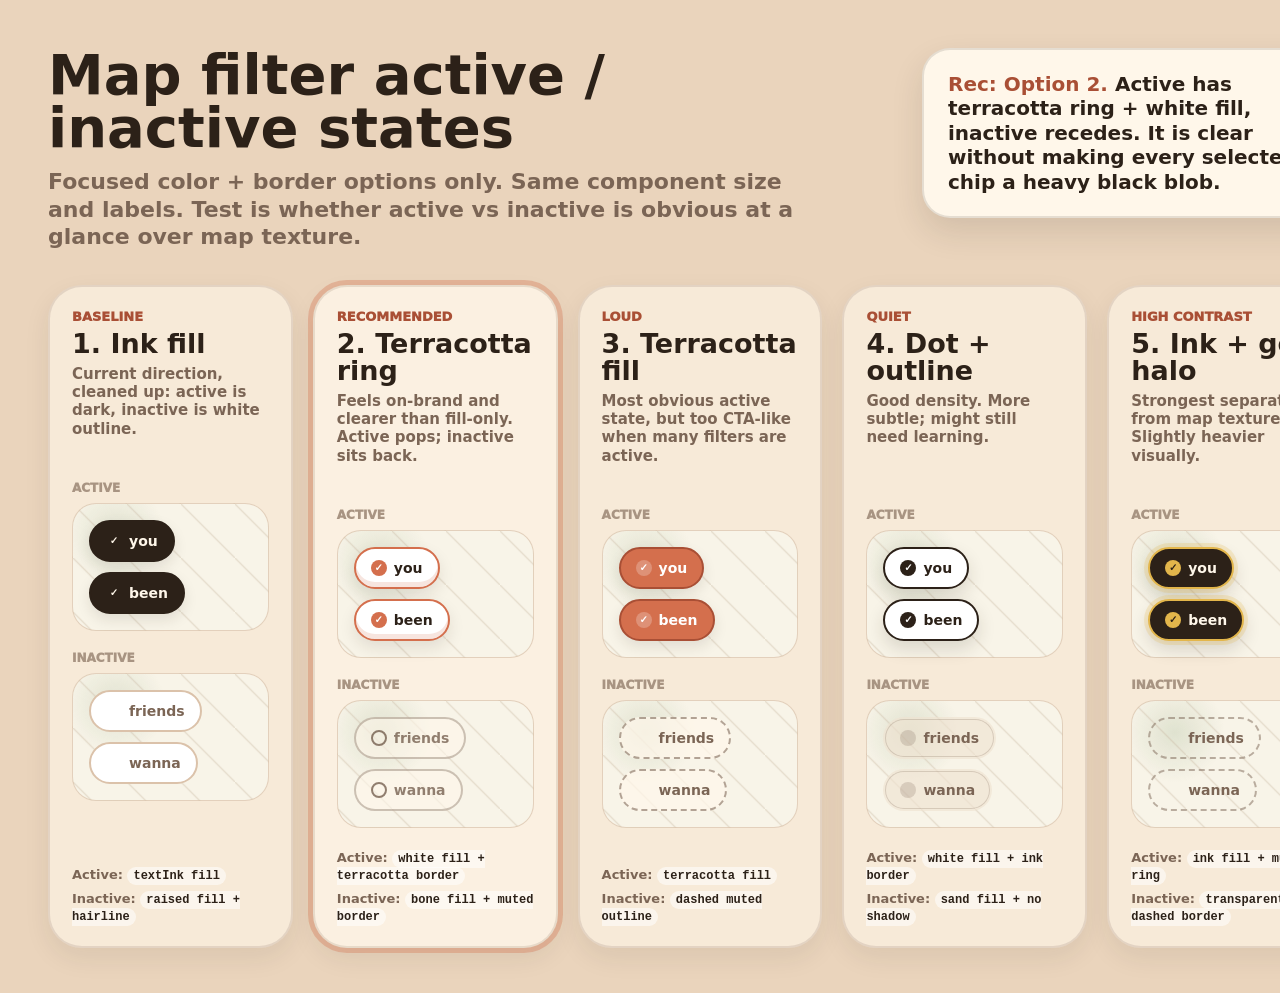
<file: preview/map-filter-label-alts/states.html>
<!doctype html>
<html lang="en">
<head>
  <meta charset="utf-8" />
  <meta name="viewport" content="width=device-width, initial-scale=1" />
  <title>Wander Map Filter State Options</title>
  <style>
    :root {
      --canvas-warm: #f3dfca;
      --surface-bone: #fff7ea;
      --surface-raised: #ffffff;
      --surface-sand: #efe3d0;
      --text-ink: #2c2118;
      --text-muted: #7b6555;
      --text-faint: #a89482;
      --border-hairline: #dbc2aa;
      --terracotta: #d46f4d;
      --terracotta-dark: #a94f35;
      --sky: #69b8d7;
      --sage: #6f8f5f;
      --mustard: #e3b64b;
      --font-display: "Funnel Display", "Avenir Next", ui-rounded, system-ui, sans-serif;
      --font-body: "Funnel Sans", "Avenir Next", ui-rounded, system-ui, sans-serif;
    }

    * { box-sizing: border-box; }

    body {
      margin: 0;
      background: #ead4bc;
      color: var(--text-ink);
      font-family: var(--font-body);
    }

    .page {
      width: 1400px;
      min-height: 960px;
      padding: 48px;
    }

    header {
      display: flex;
      justify-content: space-between;
      gap: 48px;
      align-items: flex-start;
      margin-bottom: 34px;
    }

    h1 {
      margin: 0;
      max-width: 720px;
      font-family: var(--font-display);
      font-size: 56px;
      line-height: .95;
      letter-spacing: 0;
    }

    .sub {
      margin-top: 14px;
      max-width: 780px;
      color: var(--text-muted);
      font-size: 22px;
      line-height: 1.25;
      font-weight: 700;
    }

    .rec {
      width: 430px;
      padding: 22px 24px;
      border-radius: 28px;
      background: var(--surface-bone);
      border: 2px solid rgba(44, 33, 24, .12);
      box-shadow: 0 14px 32px rgba(44, 33, 24, .12);
      font-size: 20px;
      line-height: 1.22;
      font-weight: 850;
    }

    .rec b { color: var(--terracotta-dark); }

    .grid {
      display: grid;
      grid-template-columns: repeat(5, 1fr);
      gap: 20px;
    }

    .option {
      min-height: 640px;
      display: flex;
      flex-direction: column;
      padding: 22px;
      border-radius: 34px;
      background: rgba(255, 247, 234, .62);
      border: 2px solid rgba(123, 101, 85, .16);
      box-shadow: 0 10px 26px rgba(44, 33, 24, .08);
    }

    .recommended {
      outline: 5px solid rgba(212, 111, 77, .34);
      background: rgba(255, 247, 234, .82);
    }

    .eyebrow {
      color: var(--terracotta-dark);
      font-size: 13px;
      font-weight: 950;
      text-transform: uppercase;
      letter-spacing: 0;
    }

    h2 {
      margin: 6px 0 8px;
      font-family: var(--font-display);
      font-size: 27px;
      line-height: 1;
      letter-spacing: 0;
    }

    .note {
      min-height: 74px;
      margin: 0 0 22px;
      color: var(--text-muted);
      font-size: 15px;
      line-height: 1.22;
      font-weight: 720;
    }

    .state-label {
      margin: 20px 0 8px;
      color: var(--text-faint);
      font-size: 12px;
      font-weight: 950;
      text-transform: uppercase;
    }

    .row {
      display: flex;
      flex-wrap: wrap;
      gap: 10px;
      align-items: center;
      min-height: 116px;
      padding: 16px;
      border-radius: 24px;
      background:
        linear-gradient(45deg, transparent 48%, rgba(198,178,157,.32) 50%, transparent 52%) 0 0 / 54px 54px,
        radial-gradient(circle at 22% 25%, rgba(111, 143, 95, .18), transparent 28%),
        #f8f4e8;
      border: 1px solid rgba(219, 194, 170, .7);
    }

    .chip {
      display: inline-flex;
      align-items: center;
      gap: 7px;
      height: 42px;
      padding: 0 15px;
      border-radius: 999px;
      font-size: 14px;
      font-weight: 900;
      white-space: nowrap;
      border: 2px solid transparent;
      box-shadow: 0 6px 14px rgba(44,33,24,.10);
    }

    .chip .icon {
      width: 16px;
      height: 16px;
      display: inline-grid;
      place-items: center;
      border-radius: 50%;
      font-size: 10px;
      font-weight: 950;
      line-height: 1;
    }

    .tokens {
      margin-top: auto;
      padding-top: 22px;
      display: grid;
      gap: 8px;
      color: var(--text-muted);
      font-size: 13px;
      line-height: 1.22;
      font-weight: 720;
    }

    code {
      padding: 2px 6px;
      border-radius: 999px;
      background: rgba(255,255,255,.55);
      color: var(--text-ink);
      font-family: ui-monospace, SFMono-Regular, Menlo, monospace;
      font-size: 12px;
    }

    .opt1 .active {
      background: var(--text-ink);
      color: var(--surface-bone);
      border-color: var(--text-ink);
    }
    .opt1 .inactive {
      background: var(--surface-raised);
      color: var(--text-muted);
      border-color: var(--border-hairline);
      box-shadow: none;
    }

    .opt2 .active {
      background: var(--surface-raised);
      color: var(--text-ink);
      border-color: var(--terracotta);
      box-shadow: inset 0 -5px 0 rgba(212,111,77,.18), 0 7px 16px rgba(44,33,24,.10);
    }
    .opt2 .active .icon {
      background: var(--terracotta);
      color: white;
    }
    .opt2 .inactive {
      background: rgba(255,247,234,.72);
      color: var(--text-muted);
      border-color: rgba(123,101,85,.45);
      box-shadow: none;
      opacity: .82;
    }
    .opt2 .inactive .icon {
      border: 2px solid currentColor;
    }

    .opt3 .active {
      background: var(--terracotta);
      color: white;
      border-color: var(--terracotta-dark);
    }
    .opt3 .active .icon {
      background: rgba(255,255,255,.24);
      color: white;
    }
    .opt3 .inactive {
      background: rgba(255,247,234,.72);
      color: var(--text-muted);
      border-color: rgba(123,101,85,.58);
      border-style: dashed;
      box-shadow: none;
    }

    .opt4 .active {
      background: var(--surface-raised);
      color: var(--text-ink);
      border-color: var(--text-ink);
      box-shadow: 0 8px 18px rgba(44,33,24,.14);
    }
    .opt4 .active .icon {
      background: var(--text-ink);
      color: white;
    }
    .opt4 .inactive {
      background: rgba(239,227,208,.62);
      color: var(--text-muted);
      border-color: transparent;
      box-shadow: inset 0 0 0 1px rgba(123,101,85,.24);
    }
    .opt4 .inactive .icon {
      background: rgba(123,101,85,.22);
      color: transparent;
    }

    .opt5 .active {
      background: var(--text-ink);
      color: var(--surface-bone);
      border-color: var(--mustard);
      box-shadow: 0 0 0 4px rgba(227,182,75,.22), 0 8px 18px rgba(44,33,24,.16);
    }
    .opt5 .active .icon {
      background: var(--mustard);
      color: var(--text-ink);
    }
    .opt5 .inactive {
      background: transparent;
      color: var(--text-muted);
      border-color: rgba(123,101,85,.5);
      border-style: dashed;
      box-shadow: none;
    }
  </style>
</head>
<body>
  <main class="page">
    <header>
      <div>
        <h1>Map filter active / inactive states</h1>
        <div class="sub">Focused color + border options only. Same component size and labels. Test is whether active vs inactive is obvious at a glance over map texture.</div>
      </div>
      <div class="rec"><b>Rec: Option 2.</b> Active has terracotta ring + white fill, inactive recedes. It is clear without making every selected chip a heavy black blob.</div>
    </header>

    <section class="grid">
      <article class="option opt1">
        <div class="eyebrow">Baseline</div>
        <h2>1. Ink fill</h2>
        <p class="note">Current direction, cleaned up: active is dark, inactive is white outline.</p>
        <div class="state-label">Active</div>
        <div class="row">
          <span class="chip active"><span class="icon">✓</span>you</span>
          <span class="chip active"><span class="icon">✓</span>been</span>
        </div>
        <div class="state-label">Inactive</div>
        <div class="row">
          <span class="chip inactive"><span class="icon"></span>friends</span>
          <span class="chip inactive"><span class="icon"></span>wanna</span>
        </div>
        <div class="tokens">
          <div>Active: <code>textInk fill</code></div>
          <div>Inactive: <code>raised fill + hairline</code></div>
        </div>
      </article>

      <article class="option opt2 recommended">
        <div class="eyebrow">Recommended</div>
        <h2>2. Terracotta ring</h2>
        <p class="note">Feels on-brand and clearer than fill-only. Active pops; inactive sits back.</p>
        <div class="state-label">Active</div>
        <div class="row">
          <span class="chip active"><span class="icon">✓</span>you</span>
          <span class="chip active"><span class="icon">✓</span>been</span>
        </div>
        <div class="state-label">Inactive</div>
        <div class="row">
          <span class="chip inactive"><span class="icon"></span>friends</span>
          <span class="chip inactive"><span class="icon"></span>wanna</span>
        </div>
        <div class="tokens">
          <div>Active: <code>white fill + terracotta border</code></div>
          <div>Inactive: <code>bone fill + muted border</code></div>
        </div>
      </article>

      <article class="option opt3">
        <div class="eyebrow">Loud</div>
        <h2>3. Terracotta fill</h2>
        <p class="note">Most obvious active state, but too CTA-like when many filters are active.</p>
        <div class="state-label">Active</div>
        <div class="row">
          <span class="chip active"><span class="icon">✓</span>you</span>
          <span class="chip active"><span class="icon">✓</span>been</span>
        </div>
        <div class="state-label">Inactive</div>
        <div class="row">
          <span class="chip inactive"><span class="icon"></span>friends</span>
          <span class="chip inactive"><span class="icon"></span>wanna</span>
        </div>
        <div class="tokens">
          <div>Active: <code>terracotta fill</code></div>
          <div>Inactive: <code>dashed muted outline</code></div>
        </div>
      </article>

      <article class="option opt4">
        <div class="eyebrow">Quiet</div>
        <h2>4. Dot + outline</h2>
        <p class="note">Good density. More subtle; might still need learning.</p>
        <div class="state-label">Active</div>
        <div class="row">
          <span class="chip active"><span class="icon">✓</span>you</span>
          <span class="chip active"><span class="icon">✓</span>been</span>
        </div>
        <div class="state-label">Inactive</div>
        <div class="row">
          <span class="chip inactive"><span class="icon"></span>friends</span>
          <span class="chip inactive"><span class="icon"></span>wanna</span>
        </div>
        <div class="tokens">
          <div>Active: <code>white fill + ink border</code></div>
          <div>Inactive: <code>sand fill + no shadow</code></div>
        </div>
      </article>

      <article class="option opt5">
        <div class="eyebrow">High contrast</div>
        <h2>5. Ink + gold halo</h2>
        <p class="note">Strongest separation from map texture. Slightly heavier visually.</p>
        <div class="state-label">Active</div>
        <div class="row">
          <span class="chip active"><span class="icon">✓</span>you</span>
          <span class="chip active"><span class="icon">✓</span>been</span>
        </div>
        <div class="state-label">Inactive</div>
        <div class="row">
          <span class="chip inactive"><span class="icon"></span>friends</span>
          <span class="chip inactive"><span class="icon"></span>wanna</span>
        </div>
        <div class="tokens">
          <div>Active: <code>ink fill + mustard ring</code></div>
          <div>Inactive: <code>transparent + dashed border</code></div>
        </div>
      </article>
    </section>
  </main>
</body>
</html>
</file>
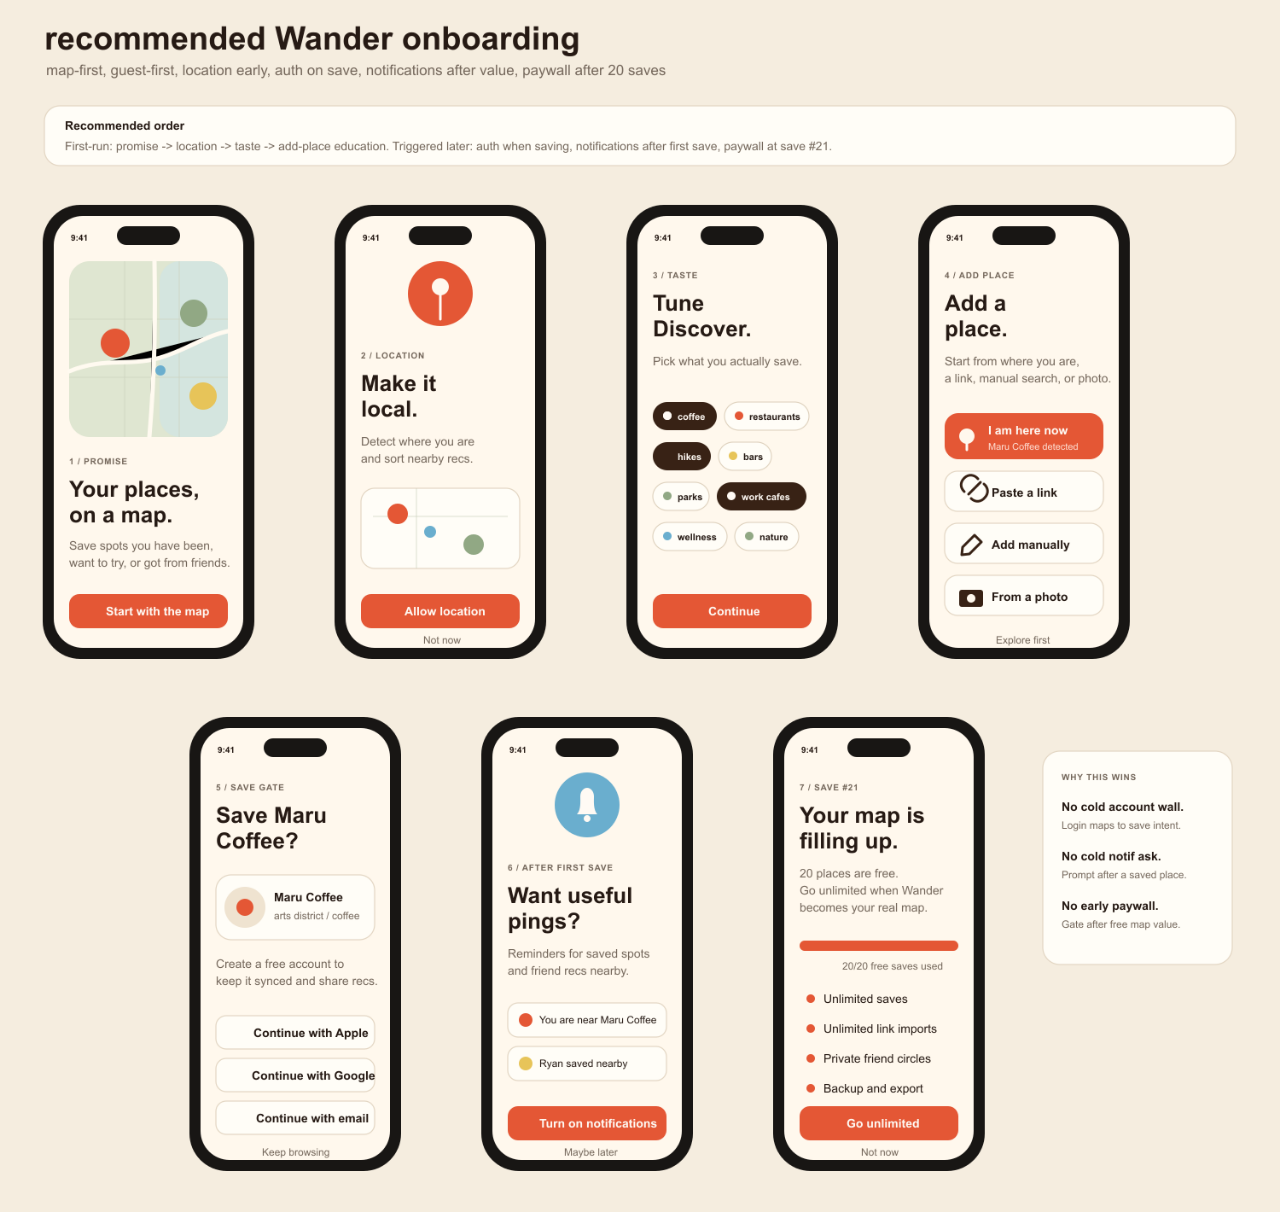
<file: research/screensdesign/2026-05-30-social-map-onboarding/recommended-onboarding-flow.html>
<!doctype html>
<html lang="en">
  <head>
    <meta charset="utf-8">
    <meta name="viewport" content="width=device-width, initial-scale=1">
    <title>Recommended Wander Onboarding Flow</title>
    <style>
      html,
      body {
        margin: 0;
        background: #f5eddf;
        color: #261a14;
        font-family: Arial, Helvetica, sans-serif;
      }

      main {
        max-width: 1500px;
        margin: 0 auto;
      }

      img {
        display: block;
        width: 100%;
        height: auto;
      }
    </style>
  </head>
  <body>
    <main>
      <img src="recommended-onboarding-flow.png" alt="Recommended Wander onboarding flow">
    </main>
  </body>
</html>
</file>
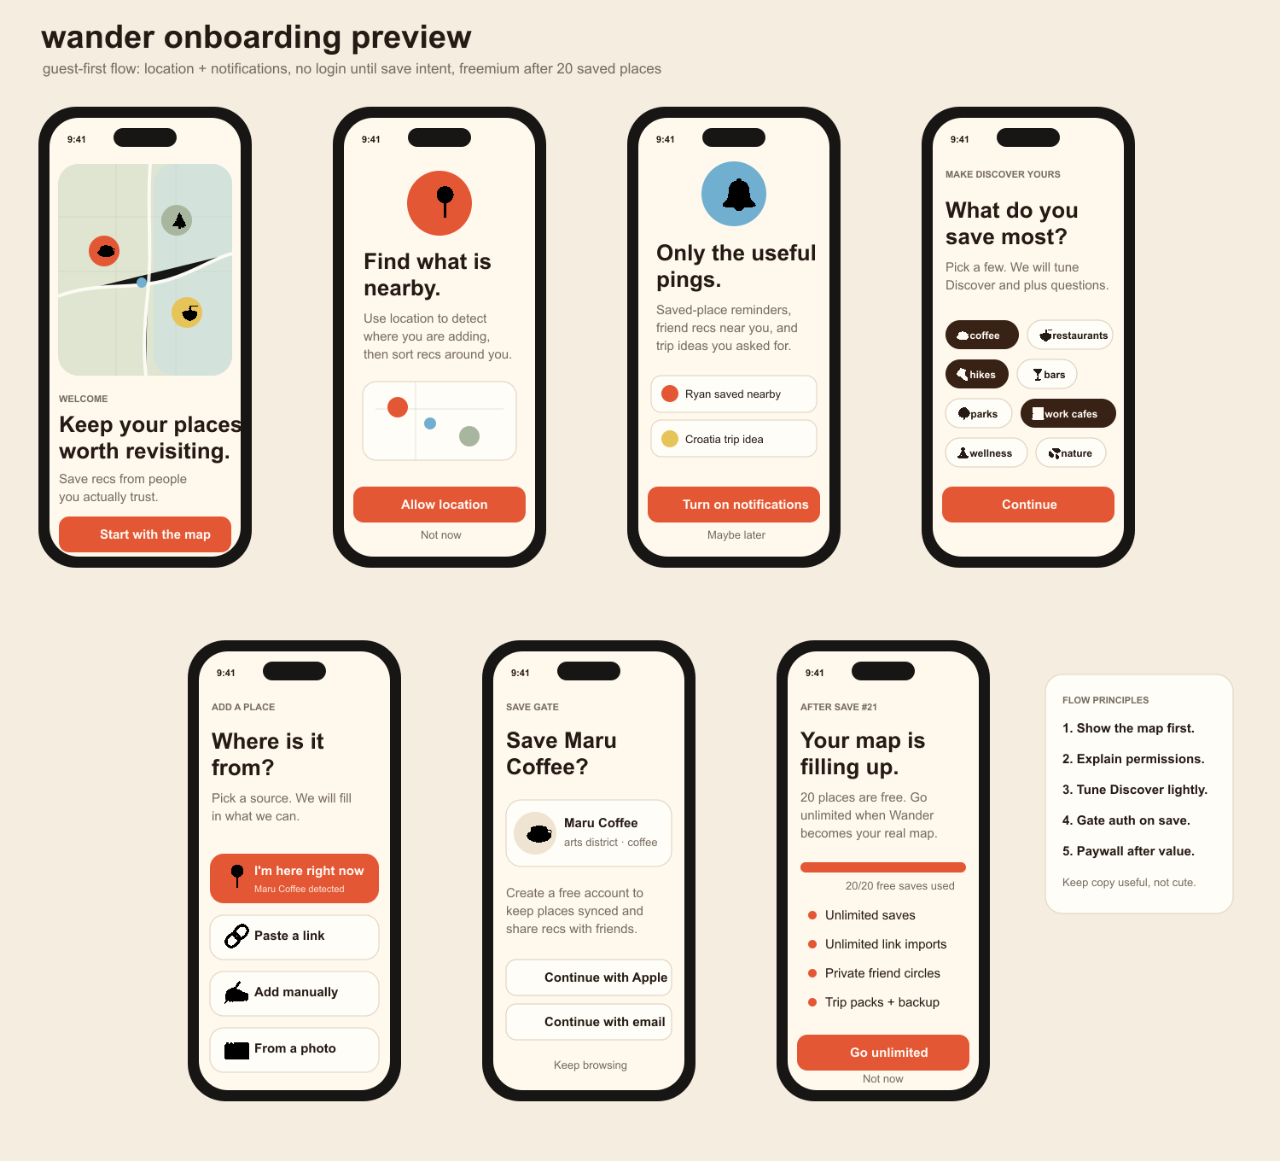
<file: research/screensdesign/2026-05-30-social-map-onboarding/wander-onboarding-preview.html>
<!doctype html>
<html lang="en">
  <head>
    <meta charset="utf-8">
    <meta name="viewport" content="width=device-width, initial-scale=1">
    <title>Wander Onboarding Preview</title>
    <style>
      html, body {
        margin: 0;
        background: #f5eddf;
        color: #261a14;
        font-family: Arial, Helvetica, sans-serif;
      }
      main {
        max-width: 1500px;
        margin: 0 auto;
      }
      img {
        display: block;
        width: 100%;
        height: auto;
      }
    </style>
  </head>
  <body>
    <main>
      <img src="wander-onboarding-preview.png" alt="Wander onboarding preview with seven iPhone screens">
    </main>
  </body>
</html>
</file>
<file: preview/follow-profile-settings-mocks/tokens.css>
/* ============================================================
   WANDER · DESIGN TOKENS
   Source of truth for the iOS app. Values are provisional per
   DESIGN.md and should be promoted to SwiftUI tokens 1:1.
   iPhone-first, 8px base grid, light mode (v0.1).
   ============================================================ */

@import url('https://fonts.googleapis.com/css2?family=Funnel+Display:wght@400;500;600;700;800&family=Funnel+Sans:wght@400;500;600;700&family=Space+Mono:wght@400;700&display=swap');

:root {
  /* ---- Color · surfaces ---------------------------------- */
  --canvas-warm:     #F3DFCA; /* app background, map-adjacent surfaces */
  --surface-bone:    #FFF7EA; /* cards, sheets, forms */
  --surface-raised:  #FFFFFF; /* inputs, selected cards, elevated controls */
  --surface-sand:    #EFE3D0; /* recessed wells, pressed chips */

  /* ---- Color · text -------------------------------------- */
  --text-ink:        #2C2118; /* primary text */
  --text-muted:      #7B6555; /* secondary text */
  --text-faint:      #A8957F; /* tertiary / placeholder */
  --text-on-action:  #FFF7EA; /* text on terracotta */

  /* ---- Color · line -------------------------------------- */
  --border-hairline: #DBC2AA; /* dividers, card outlines, chip borders */
  --border-strong:   #C9AC8F;

  /* ---- Color · action ------------------------------------ */
  --terracotta:      #D46F4D; /* primary CTA, user pins */
  --terracotta-dark: #A94F35; /* pressed / strong CTA */
  --terracotta-tint: #F6E0D2; /* terracotta wash backgrounds */
  --sun-tint:        #F4E8C9; /* wanna stat tile */
  --sky-tint:        #DBEAF1; /* friends stat tile */

  /* ---- Color · pins (owner + status) --------------------- */
  --pin-you:         #D46F4D; /* you · solid=been, dashed=wanna */
  --pin-social:      #69B8D7; /* social · solid=been, dashed=wanna */

  /* ---- Color · category ---------------------------------- */
  --cat-moss:        #6F8F5F; /* outdoors / nature */
  --cat-sun:         #E3B64B; /* warm highlight / category marker */
  --cat-sage:        #A0B98A; /* calm / supporting */

  /* ---- Color · semantic state ---------------------------- */
  --state-success:  #3F8F64;
  --state-warning:  #B98528;
  --state-error:    #B84A3A;
  --state-info:     #4F8EAD;

  /* ---- Avatar seeds (people) ----------------------------- */
  --avatar-james:   #D4623F;
  --avatar-ryan:    #6F8F5F;
  --avatar-andrew:  #E3B64B;
  --avatar-sofia:   #69B8D7;

  /* ---- Type families ------------------------------------- */
  --font-display: 'Funnel Display', 'Trebuchet MS', sans-serif; /* hero, headings */
  --font-body:    'Funnel Sans', system-ui, sans-serif;          /* body, controls */
  --font-mono:    'Space Mono', ui-monospace, monospace;          /* labels, redlines */

  /* ---- Type scale (pt == px in mock) --------------------- */
  --type-display-lg: 36px; /* first-run headline only */
  --type-display-md: 28px; /* major screen heading / empty state */
  --type-title-lg:   22px; /* sheet title, place title */
  --type-title-md:   18px; /* section / card title */
  --type-body:       16px; /* default readable body */
  --type-body-sm:    14px; /* secondary body, helper */
  --type-label:      13px; /* chips, tabs, metadata */
  --type-caption:    12px; /* attribution, counts, quiet labels */

  /* ---- Spacing · 8px base -------------------------------- */
  --s-1: 4px;
  --s-2: 8px;
  --s-3: 12px;
  --s-4: 16px;
  --s-6: 24px;
  --s-8: 32px;
  --s-12: 48px;
  --s-16: 64px;

  /* ---- Radius -------------------------------------------- */
  --r-sm:    8px;   /* compact controls, thumbnails */
  --r-md:    12px;  /* repeated result cards */
  --r-lg:    16px;  /* larger cards, grouped panels */
  --r-sheet: 24px;  /* bottom sheets */
  --r-pill:  999px; /* chips, compact buttons */

  /* ---- Elevation ----------------------------------------- */
  --shadow-card:  0 1px 2px rgba(44,33,24,.06), 0 6px 16px rgba(44,33,24,.08);
  --shadow-sheet: 0 -2px 8px rgba(44,33,24,.06), 0 -12px 40px rgba(44,33,24,.14);
  --shadow-pin:   0 2px 6px rgba(44,33,24,.22);
  --shadow-fab:   0 4px 14px rgba(169,79,53,.40);

  /* ---- Min tap target ------------------------------------ */
  --tap-min: 44px;
}
</file>
<file: preview/follow-profile-settings-mocks/styles.css>
/* ============================================================
   WANDER · HANDOFF DOCUMENT + COMPONENT STYLES
   Consumes tokens.css. Two layers:
   (1) the handoff document chrome (.doc-*, annotations)
   (2) the actual app UI components rendered inside .screen
   ============================================================ */

* { box-sizing: border-box; margin: 0; padding: 0; }

body {
  font-family: var(--font-body);
  color: var(--text-ink);
  background: #ECE0CD;
  background-image:
    radial-gradient(120% 80% at 50% -10%, #F4E8D6 0%, #ECE0CD 55%, #E4D6BF 100%);
  -webkit-font-smoothing: antialiased;
  text-rendering: optimizeLegibility;
  line-height: 1.5;
}

/* ---------- document layout ---------- */
.doc { max-width: 1280px; margin: 0 auto; padding: 64px 48px 120px; }
.kicker {
  font-family: var(--font-mono);
  font-size: 12px;
  letter-spacing: .22em;
  text-transform: uppercase;
  color: var(--text-muted);
}
.doc-h1 {
  font-family: var(--font-display);
  font-weight: 800;
  font-size: 56px;
  line-height: .98;
  letter-spacing: -0.01em;
  margin: 10px 0 14px;
}
.doc-h1 .slash { color: var(--terracotta); padding: 0 4px; }
.doc-h1 .reg { font-weight: 500; }
.doc-lede { font-size: 18px; color: var(--text-muted); max-width: 560px; }

.doc-meta { display: flex; gap: 28px; flex-wrap: wrap; margin-top: 28px; }
.doc-meta .item .k { font-family: var(--font-mono); font-size: 11px; letter-spacing: .16em; text-transform: uppercase; color: var(--text-faint); }
.doc-meta .item .v { font-size: 15px; font-weight: 600; color: var(--text-ink); margin-top: 3px; }

/* table of contents */
.toc { display: flex; flex-wrap: wrap; gap: 10px; margin-top: 36px; }
.toc a {
  font-family: var(--font-mono); font-size: 12px; letter-spacing: .04em;
  text-decoration: none; color: var(--text-ink);
  background: var(--surface-bone); border: 1px solid var(--border-hairline);
  border-radius: var(--r-pill); padding: 9px 16px; transition: all .12s;
}
.toc a:hover { background: var(--text-ink); color: var(--surface-bone); border-color: var(--text-ink); }

/* section rhythm */
.section { margin-top: 96px; scroll-margin-top: 32px; }
.section-head { border-top: 2px solid var(--text-ink); padding-top: 16px; margin-bottom: 40px; }
.section-head .num { font-family: var(--font-mono); font-size: 13px; letter-spacing: .1em; color: var(--terracotta); }
.section-head h2 { font-family: var(--font-display); font-weight: 700; font-size: 36px; letter-spacing: -0.01em; margin-top: 6px; }
.section-head p { color: var(--text-muted); margin-top: 8px; max-width: 640px; font-size: 15px; }

.sub-head { font-family: var(--font-mono); font-size: 12px; letter-spacing: .18em; text-transform: uppercase; color: var(--text-muted); margin: 44px 0 20px; display: flex; align-items: center; gap: 12px; }
.sub-head::after { content: ''; flex: 1; height: 1px; background: var(--border-hairline); }

/* generic card for DS specimens */
.spec-grid { display: grid; gap: 20px; }
.spec-card {
  background: var(--surface-bone);
  border: 1px solid var(--border-hairline);
  border-radius: var(--r-lg);
  padding: 24px;
}
.spec-card .label { font-family: var(--font-mono); font-size: 11px; letter-spacing: .14em; text-transform: uppercase; color: var(--text-faint); margin-bottom: 14px; }

/* ============================================================
   DESIGN-SYSTEM SPECIMENS
   ============================================================ */

/* color swatches */
.swatch-grid { display: grid; grid-template-columns: repeat(auto-fill, minmax(190px, 1fr)); gap: 14px; }
.swatch {
  background: var(--surface-bone);
  border: 1px solid var(--border-hairline);
  border-radius: var(--r-md);
  overflow: hidden;
}
.swatch .chip { height: 72px; border-bottom: 1px solid rgba(44,33,24,.08); }
.swatch .meta { padding: 12px 14px; }
.swatch .meta .nm { font-size: 13px; font-weight: 600; }
.swatch .meta .hex { font-family: var(--font-mono); font-size: 11px; color: var(--text-muted); text-transform: uppercase; margin-top: 2px; }
.swatch .meta .use { font-size: 11.5px; color: var(--text-faint); margin-top: 6px; line-height: 1.4; }

/* type specimen */
.type-row { display: grid; grid-template-columns: 150px 1fr; gap: 28px; align-items: baseline; padding: 18px 0; border-bottom: 1px solid var(--border-hairline); }
.type-row:last-child { border-bottom: none; }
.type-row .ty-meta .tok { font-family: var(--font-mono); font-size: 12px; color: var(--terracotta); }
.type-row .ty-meta .det { font-size: 12px; color: var(--text-muted); margin-top: 4px; }
.type-row .ty-sample { color: var(--text-ink); }

/* spacing scale */
.space-scale { display: flex; flex-direction: column; gap: 12px; }
.space-row { display: flex; align-items: center; gap: 16px; }
.space-row .bar { height: 16px; background: var(--terracotta); border-radius: 3px; }
.space-row .tag { font-family: var(--font-mono); font-size: 12px; color: var(--text-muted); width: 120px; }

/* radius demo */
.radius-grid { display: grid; grid-template-columns: repeat(auto-fill, minmax(140px, 1fr)); gap: 16px; }
.radius-demo { text-align: center; }
.radius-demo .box { height: 92px; background: var(--terracotta-tint); border: 1.5px solid var(--terracotta); margin-bottom: 10px; }
.radius-demo .nm { font-family: var(--font-mono); font-size: 12px; color: var(--text-ink); }
.radius-demo .px { font-size: 11px; color: var(--text-muted); }

/* component gallery cell */
.gallery { display: grid; grid-template-columns: repeat(auto-fill, minmax(280px, 1fr)); gap: 20px; }
.gallery.wide { grid-template-columns: repeat(auto-fill, minmax(360px, 1fr)); }
.demo-cell { background: var(--surface-bone); border: 1px solid var(--border-hairline); border-radius: var(--r-lg); padding: 22px; }
.demo-cell > .label { font-family: var(--font-mono); font-size: 11px; letter-spacing: .14em; text-transform: uppercase; color: var(--text-faint); margin-bottom: 16px; }
.demo-stage { background: var(--canvas-warm); border-radius: var(--r-md); padding: 18px; display: flex; flex-direction: column; gap: 12px; }
.demo-stage.center { align-items: center; }
.state-note { font-size: 11.5px; color: var(--text-muted); margin-top: 4px; }
.state-note b { color: var(--text-ink); font-weight: 600; }

/* ============================================================
   APP UI COMPONENTS  (rendered inside .screen and in gallery)
   ============================================================ */

/* search field */
.w-search {
  display: flex; align-items: center; gap: 10px;
  background: var(--surface-raised); border: 1px solid var(--border-hairline);
  border-radius: var(--r-pill); padding: 12px 14px; min-height: var(--tap-min);
  box-shadow: var(--shadow-card);
}
.w-search .mag { font-size: 17px; }
.w-search .ph { flex: 1; color: var(--text-faint); font-size: 15px; }
.w-search.focused { border-color: var(--terracotta); box-shadow: 0 0 0 3px var(--terracotta-tint); }
.w-search .spin { width: 16px; height: 16px; border: 2px solid var(--border-hairline); border-top-color: var(--terracotta); border-radius: 50%; }

/* avatar */
.w-avatar { width: 34px; height: 34px; border-radius: 50%; display: grid; place-items: center; color: #fff; font-weight: 700; font-size: 13px; flex: none; }
.w-avatar.sm { width: 26px; height: 26px; font-size: 11px; }
.w-avatar.lg { width: 56px; height: 56px; font-size: 19px; }
.avatar-stack { display: flex; }
.avatar-stack .w-avatar { border: 2px solid var(--surface-bone); margin-left: -8px; }
.avatar-stack .w-avatar:first-child { margin-left: 0; }

/* filter chips */
.chip-row { display: flex; gap: 8px; flex-wrap: wrap; }
.w-chip {
  display: inline-flex; align-items: center; gap: 6px;
  font-size: 13px; font-weight: 600; line-height: 1;
  padding: 10px 14px; border-radius: var(--r-pill);
  background: var(--surface-raised); color: var(--text-ink);
  border: 1px solid var(--border-hairline); cursor: pointer; white-space: nowrap;
}
.w-chip .ic { font-size: 13px; }
.w-chip.on { background: var(--text-ink); color: var(--surface-bone); border-color: var(--text-ink); }
.w-chip.dashed { border-style: dashed; }
/* tag chips (questions / attributes) */
.tag-cloud { display: flex; gap: 8px; flex-wrap: wrap; }
.w-tag { font-size: 13px; font-weight: 500; padding: 9px 14px; border-radius: var(--r-pill); background: var(--surface-raised); border: 1px solid var(--border-hairline); color: var(--text-ink); cursor: pointer; }
.w-tag.on { background: var(--text-ink); color: var(--surface-bone); border-color: var(--text-ink); }

/* segmented single-choice */
.w-seg { display: inline-flex; gap: 8px; }
.w-seg .opt { font-size: 14px; font-weight: 600; padding: 11px 18px; border-radius: var(--r-pill); background: var(--surface-raised); border: 1px solid var(--border-hairline); color: var(--text-ink); cursor: pointer; }
.w-seg .opt.on { background: var(--text-ink); color: var(--surface-bone); border-color: var(--text-ink); }

/* emoji scale */
.w-emoji-scale { display: flex; gap: 10px; }
.w-emoji-scale .e { width: 54px; height: 54px; border-radius: 50%; display: grid; place-items: center; font-size: 26px; background: var(--surface-raised); border: 1.5px solid var(--border-hairline); cursor: pointer; }
.w-emoji-scale .e.on { border-color: var(--terracotta); border-width: 2.5px; }

/* price scale */
.w-price { display: flex; gap: 10px; }
.w-price .p { min-width: 48px; height: 44px; padding: 0 12px; border-radius: var(--r-pill); display: grid; place-items: center; background: var(--surface-raised); border: 1px solid var(--border-hairline); font-weight: 700; cursor: pointer; }
.w-price .p.on { background: var(--text-ink); color: var(--surface-bone); border-color: var(--text-ink); }

/* visibility pill */
.w-visibility { display: inline-flex; align-items: center; gap: 8px; background: var(--surface-raised); border: 1px solid var(--border-hairline); border-radius: var(--r-pill); padding: 8px 14px; font-size: 13px; font-weight: 600; }
.w-visibility .dot { width: 8px; height: 8px; border-radius: 50%; background: var(--state-success); }
.w-visibility.friends .dot { background: var(--cat-sun); }
.w-visibility.self .dot { background: var(--text-muted); }

/* note input */
.w-note { background: var(--surface-raised); border: 1px solid var(--border-hairline); border-radius: var(--r-md); padding: 14px 16px; }
.w-note .lbl { font-size: 14px; font-weight: 650; margin-bottom: 4px; }
.w-note .val { font-size: 14px; color: var(--text-muted); font-style: italic; }

/* primary button / FAB */
.w-btn { display: inline-flex; align-items: center; justify-content: center; gap: 8px; font-family: var(--font-body); font-size: 16px; font-weight: 700; padding: 15px 22px; border-radius: var(--r-pill); border: none; cursor: pointer; min-height: var(--tap-min); }
.w-btn.primary { background: var(--terracotta); color: var(--text-on-action); box-shadow: var(--shadow-fab); }
.w-btn.primary:active { background: var(--terracotta-dark); }
.w-btn.ghost { background: var(--surface-raised); color: var(--text-ink); border: 1px solid var(--border-hairline); box-shadow: none; }
.w-btn.block { width: 100%; }
.w-fab { width: 56px; height: 56px; border-radius: 50%; background: var(--terracotta); color: #fff; display: grid; place-items: center; font-size: 28px; font-weight: 300; box-shadow: var(--shadow-fab); border: 3px solid var(--surface-bone); }

/* source picker rows */
.w-source { display: flex; align-items: center; gap: 14px; background: var(--surface-bone); border: 1px solid var(--border-hairline); border-radius: var(--r-lg); padding: 16px; cursor: pointer; }
.w-source.primary { background: var(--terracotta); border-color: var(--terracotta); color: var(--text-on-action); box-shadow: var(--shadow-fab); }
.w-source .ic { width: 44px; height: 44px; border-radius: 50%; background: var(--surface-sand); display: grid; place-items: center; font-size: 20px; flex: none; }
.w-source.primary .ic { background: rgba(255,255,255,.22); }
.w-source .txt { flex: 1; }
.w-source .txt .t { font-size: 16px; font-weight: 700; }
.w-source .txt .s { font-size: 12.5px; color: var(--text-muted); margin-top: 2px; }
.w-source.primary .txt .s { color: rgba(255,247,234,.82); }
.w-source .chev { color: var(--text-faint); font-size: 18px; }
.w-source.primary .chev { color: rgba(255,247,234,.9); }

/* candidate confirmation row */
.w-candidate { display: flex; align-items: center; gap: 12px; background: var(--surface-raised); border: 1.5px solid var(--border-hairline); border-radius: var(--r-md); padding: 12px 14px; }
.w-candidate.sel { border-color: var(--terracotta); box-shadow: 0 0 0 3px var(--terracotta-tint); }
.w-candidate .thumb { width: 44px; height: 44px; border-radius: 50%; display: grid; place-items: center; font-size: 20px; flex: none; }
.w-candidate .info { flex: 1; }
.w-candidate .info .nm { font-size: 15px; font-weight: 700; }
.w-candidate .info .ad { font-size: 12px; color: var(--text-muted); }
.w-candidate .pick { width: 22px; height: 22px; border-radius: 50%; border: 2px solid var(--border-strong); display: grid; place-items: center; }
.w-candidate.sel .pick { border-color: var(--terracotta); background: var(--terracotta); color: #fff; font-size: 12px; }

/* question block (card grouping a question) */
.q-block { background: var(--surface-bone); border: 1px solid var(--border-hairline); border-radius: var(--r-lg); padding: 16px; }
.q-block .q-title { font-size: 16px; font-weight: 700; margin-bottom: 12px; }
.q-block .q-title .type-tag { font-family: var(--font-mono); font-size: 10px; letter-spacing: .12em; color: var(--text-faint); margin-left: 8px; text-transform: uppercase; font-weight: 400; }

/* category header chip */
.cat-head { display: flex; align-items: center; gap: 10px; }
.cat-head .ic { width: 36px; height: 36px; border-radius: 50%; display: grid; place-items: center; font-size: 18px; }
.cat-head .nm { font-size: 17px; font-weight: 700; }

/* ============================================================
   PINS
   ============================================================ */
.w-pin { position: relative; width: 40px; height: 40px; border-radius: 50%; background: var(--surface-raised); display: grid; place-items: center; font-size: 19px; box-shadow: var(--shadow-pin); }
.w-pin.you   { border: 3px solid var(--pin-you); }
.w-pin.social{ border: 3px solid var(--pin-social); }
.w-pin.wanna { border-style: dashed; background: var(--surface-bone); }
.w-pin.dot { width: 14px; height: 14px; border-width: 0; }
.w-pin.dot.you { background: var(--pin-you); }
.w-pin.dot.social { background: var(--pin-social); }
.pin-legend-cell { display: flex; flex-direction: column; align-items: center; gap: 10px; text-align: center; }
.pin-legend-cell .nm { font-family: var(--font-mono); font-size: 11px; letter-spacing: .08em; text-transform: uppercase; }
.pin-legend-cell .ds { font-size: 11.5px; color: var(--text-muted); }

/* ============================================================
   PLACE SHEET
   ============================================================ */
.w-sheet { background: var(--surface-bone); border-radius: var(--r-sheet) var(--r-sheet) 0 0; box-shadow: var(--shadow-sheet); padding: 14px 18px 18px; }
.w-sheet .grab { width: 40px; height: 5px; border-radius: 3px; background: var(--border-strong); margin: 0 auto 14px; }
.w-sheet .top { display: flex; gap: 12px; align-items: flex-start; }
.w-sheet .pic { width: 50px; height: 50px; border-radius: 50%; display: grid; place-items: center; font-size: 24px; flex: none; }
.w-sheet .nm { font-family: var(--font-display); font-size: 21px; font-weight: 700; display: flex; align-items: center; gap: 8px; flex-wrap: wrap; }
.w-sheet .meta { font-size: 13px; color: var(--text-muted); margin-top: 2px; }
.w-sheet .quote { font-size: 14px; font-style: italic; color: var(--text-ink); margin-top: 10px; }
.w-sheet .social-proof { display: flex; align-items: center; gap: 10px; margin-top: 12px; }
.w-sheet .social-proof .lbl { font-size: 13px; color: var(--text-muted); white-space: nowrap; }
.status-badge { font-size: 11px; font-weight: 700; letter-spacing: .02em; padding: 4px 9px; border-radius: var(--r-pill); background: var(--surface-sand); color: var(--text-muted); }
.status-badge.been { background: var(--state-success); color: #fff; }

/* ============================================================
   iPHONE FRAME
   ============================================================ */
.device { width: 414px; flex: none; }
.bezel {
  width: 414px; height: 866px; background: #1a1a1c;
  border-radius: 56px; padding: 12px;
  box-shadow: 0 2px 4px rgba(44,33,24,.18), 0 30px 60px rgba(44,33,24,.22);
  position: relative;
}
.screen {
  width: 390px; height: 842px; border-radius: 46px; overflow: hidden;
  background: var(--canvas-warm); position: relative;
  display: flex; flex-direction: column;
}
.status-bar { height: 54px; display: flex; align-items: center; justify-content: space-between; padding: 0 28px; flex: none; position: relative; z-index: 5; }
.status-bar .time { font-weight: 700; font-size: 15px; }
.status-bar .right { display: flex; gap: 6px; align-items: center; color: var(--text-ink); }
.status-bar .right .b { width: 16px; height: 11px; border: 1.5px solid var(--text-ink); border-radius: 3px; }
.dynamic-island { position: absolute; top: 11px; left: 50%; transform: translateX(-50%); width: 116px; height: 34px; background: #000; border-radius: 20px; z-index: 6; }

.screen-body { flex: 1; overflow: hidden; position: relative; }
.screen-pad { padding: 4px 20px 0; }

/* bottom nav — 4 tabs, plus is a tab */
.w-bottomnav { position: absolute; bottom: 0; left: 0; right: 0; background: var(--surface-bone); border-top: 1px solid var(--border-hairline); padding: 12px 12px 30px; z-index: 7; }
.w-bottomnav.static { position: relative; padding-bottom: 24px; }
.w-bottomnav .items { display: flex; justify-content: space-around; align-items: flex-end; }
.w-bottomnav .nav-item { display: flex; flex-direction: column; align-items: center; justify-content: flex-end; gap: 4px; width: 64px; }
.w-bottomnav .nav-item .ic { font-size: 20px; line-height: 30px; }
.w-bottomnav .nav-item .lb { font-size: 11px; font-weight: 600; color: var(--text-muted); white-space: nowrap; }
.w-bottomnav .nav-item.active .lb { color: var(--terracotta); }
.nav-add { width: 30px; height: 30px; border-radius: 50%; background: var(--terracotta); color: #fff; display: grid; place-items: center; font-size: 22px; font-weight: 300; box-shadow: var(--shadow-fab); }
.w-avatar.navav { width: 28px; height: 28px; font-size: 10px; }

/* map canvas */
.map-canvas { position: absolute; inset: 0; background:
  linear-gradient(135deg, #DCE6D2 0%, #E8E0CF 45%, #E4D9C4 100%); }
.map-canvas .road { position: absolute; background: rgba(255,251,242,.85); }
.map-canvas .road.v { width: 10px; top: -5%; bottom: -5%; transform: rotate(6deg); }
.map-canvas .road.h { height: 9px; left: -5%; right: -5%; transform: rotate(-3deg); }
.map-canvas .green { position: absolute; background: rgba(111,143,95,.16); border-radius: 40% 60% 55% 45%; }
.map-pin-abs { position: absolute; transform: translate(-50%,-50%); }

/* screen heading (large) */
.scr-kicker { font-family: var(--font-mono); font-size: 11px; letter-spacing: .2em; text-transform: uppercase; color: var(--text-muted); }
.scr-title { font-family: var(--font-display); font-weight: 700; font-size: 28px; letter-spacing: -0.01em; line-height: 1.05; margin-top: 6px; }
.scr-title .em { color: var(--terracotta); font-style: italic; }
.scr-sub { font-size: 14px; color: var(--text-muted); margin-top: 8px; }
.scr-back { font-family: var(--font-mono); font-size: 11px; letter-spacing: .14em; text-transform: uppercase; color: var(--text-muted); }

/* ============================================================
   ANNOTATIONS  (redline callouts beside each screen)
   ============================================================ */
.screen-block { display: grid; grid-template-columns: 414px 1fr; gap: 56px; align-items: start; margin-bottom: 96px; }
.screen-block .frame-wrap { position: relative; }
.frame-caption { font-family: var(--font-mono); font-size: 12px; letter-spacing: .14em; text-transform: uppercase; color: var(--text-muted); text-align: center; margin-top: 22px; }
.frame-caption .n { color: var(--terracotta); }

/* numbered marker on the frame */
.amark { position: absolute; width: 26px; height: 26px; border-radius: 50%; background: var(--terracotta); color: #fff; font-family: var(--font-mono); font-weight: 700; font-size: 13px; display: grid; place-items: center; box-shadow: 0 2px 6px rgba(169,79,53,.5); z-index: 20; transform: translate(-50%,-50%); }

/* annotation notes column */
.notes { padding-top: 8px; }
.notes .notes-title { font-family: var(--font-display); font-weight: 700; font-size: 24px; margin-bottom: 6px; }
.notes .notes-sub { font-size: 14px; color: var(--text-muted); margin-bottom: 24px; max-width: 460px; }
.note { display: grid; grid-template-columns: 28px 1fr; gap: 14px; padding: 16px 0; border-top: 1px solid var(--border-hairline); }
.note .nnum { width: 26px; height: 26px; border-radius: 50%; background: var(--text-ink); color: var(--surface-bone); font-family: var(--font-mono); font-weight: 700; font-size: 13px; display: grid; place-items: center; }
.note .ntxt h4 { font-size: 15px; font-weight: 700; }
.note .ntxt p { font-size: 13.5px; color: var(--text-muted); margin-top: 4px; }
.note .ntxt code { font-family: var(--font-mono); font-size: 12px; background: var(--surface-bone); border: 1px solid var(--border-hairline); border-radius: 5px; padding: 1px 6px; color: var(--terracotta-dark); }
.note .ntxt .toks { margin-top: 8px; display: flex; flex-wrap: wrap; gap: 6px; }
.note .ntxt .tk { font-family: var(--font-mono); font-size: 11px; color: var(--text-muted); background: var(--surface-bone); border: 1px solid var(--border-hairline); border-radius: var(--r-pill); padding: 3px 9px; }

/* spec callout block (full width info) */
.callout { background: var(--surface-bone); border: 1px solid var(--border-hairline); border-left: 3px solid var(--terracotta); border-radius: var(--r-md); padding: 16px 20px; margin: 20px 0; }
.callout .ct { font-weight: 700; font-size: 14px; margin-bottom: 4px; }
.callout p { font-size: 13.5px; color: var(--text-muted); }

/* ============================================================
   TALL FRAME (scrolly screens shown in full, e.g. Profile)
   ============================================================ */
.device.tall .bezel { height: auto; }
.device.tall .screen { height: auto; }
.device.tall .screen-body { overflow: visible; flex: none; }

/* ============================================================
   PROFILE SURFACE
   ============================================================ */
.prof-gear { font-size: 19px; color: var(--text-muted); width: 40px; height: 40px; display: grid; place-items: center; }
.prof-card { background: var(--surface-bone); border: 1px solid var(--border-hairline); border-radius: var(--r-lg); padding: 18px; }
.prof-head { display: flex; gap: 14px; align-items: flex-start; }
.prof-avatar { width: 64px; height: 64px; font-size: 22px; border: 3px solid var(--surface-raised); box-shadow: var(--shadow-card); }
.prof-id { flex: 1; }
.prof-name { font-family: var(--font-display); font-weight: 800; font-size: 26px; line-height: 1; }
.prof-meta { font-size: 13px; color: var(--text-muted); margin-top: 6px; }
.prof-edit { font-family: var(--font-body); font-size: 14px; font-weight: 600; padding: 9px 18px; border-radius: var(--r-pill); background: var(--surface-sand); border: none; color: var(--text-ink); cursor: pointer; }
.prof-bio { font-size: 15px; font-style: italic; color: var(--text-muted); margin-top: 14px; }
.prof-stats { display: grid; grid-template-columns: repeat(3,1fr); gap: 10px; margin-top: 16px; }
.stat { border-radius: var(--r-lg); padding: 16px 8px; text-align: center; }
.stat .num { font-family: var(--font-display); font-weight: 800; font-size: 30px; line-height: 1; }
.stat .lab { font-family: var(--font-mono); font-size: 11px; letter-spacing: .12em; color: var(--text-muted); margin-top: 6px; }
.stat.been { background: var(--terracotta-tint); } .stat.been .num { color: var(--terracotta); }
.stat.wanna { background: var(--sun-tint); } .stat.wanna .num { color: var(--state-warning); }
.stat.friends { background: var(--sky-tint); } .stat.friends .num { color: var(--state-info); }
.prof-section-head { display: flex; justify-content: space-between; align-items: baseline; margin: 28px 4px 14px; }
.prof-section-head > span:first-child { font-family: var(--font-display); font-weight: 700; font-size: 22px; }
.prof-section-head .mono-r { font-family: var(--font-mono); font-size: 12px; letter-spacing: .12em; color: var(--text-muted); }
.month-card { display: flex; align-items: center; gap: 16px; background: var(--surface-bone); border: 1px solid var(--border-hairline); border-radius: var(--r-lg); padding: 18px; }
.month-card .big7 { font-family: var(--font-display); font-weight: 800; font-size: 44px; color: var(--terracotta); line-height: .9; }
.month-card .month-txt { flex: 1; }
.month-card .month-txt .t { font-weight: 700; font-size: 16px; white-space: nowrap; }
.month-card .month-txt .s { font-size: 13px; color: var(--text-muted); margin-top: 3px; }
.month-dots { display: flex; gap: 3px; }
.month-dots i { width: 6px; height: 6px; border-radius: 50%; background: var(--border-strong); }
.month-dots i.on { background: var(--terracotta); }
.recent-list { display: flex; flex-direction: column; gap: 12px; }
.recent-row { display: flex; align-items: center; gap: 14px; background: var(--surface-bone); border: 1px solid var(--border-hairline); border-radius: var(--r-lg); padding: 13px 14px; }
.recent-row .rthumb { width: 44px; height: 44px; border-radius: 50%; display: grid; place-items: center; font-size: 20px; background: var(--surface-sand); flex: none; }
.recent-row .rinfo { flex: 1; }
.recent-row .rinfo .rn { font-weight: 700; font-size: 16px; }
.recent-row .rinfo .rl { font-size: 12.5px; color: var(--text-muted); margin-top: 2px; }
.recent-row .stars { color: var(--cat-sun); font-size: 14px; letter-spacing: 1px; white-space: nowrap; }
.recent-row .stars .off { color: var(--border-strong); }

/* responsive: stack on narrow */
@media (max-width: 1080px) {
  .screen-block { grid-template-columns: 1fr; gap: 32px; justify-items: center; }
  .notes { max-width: 460px; }
}
</file>
